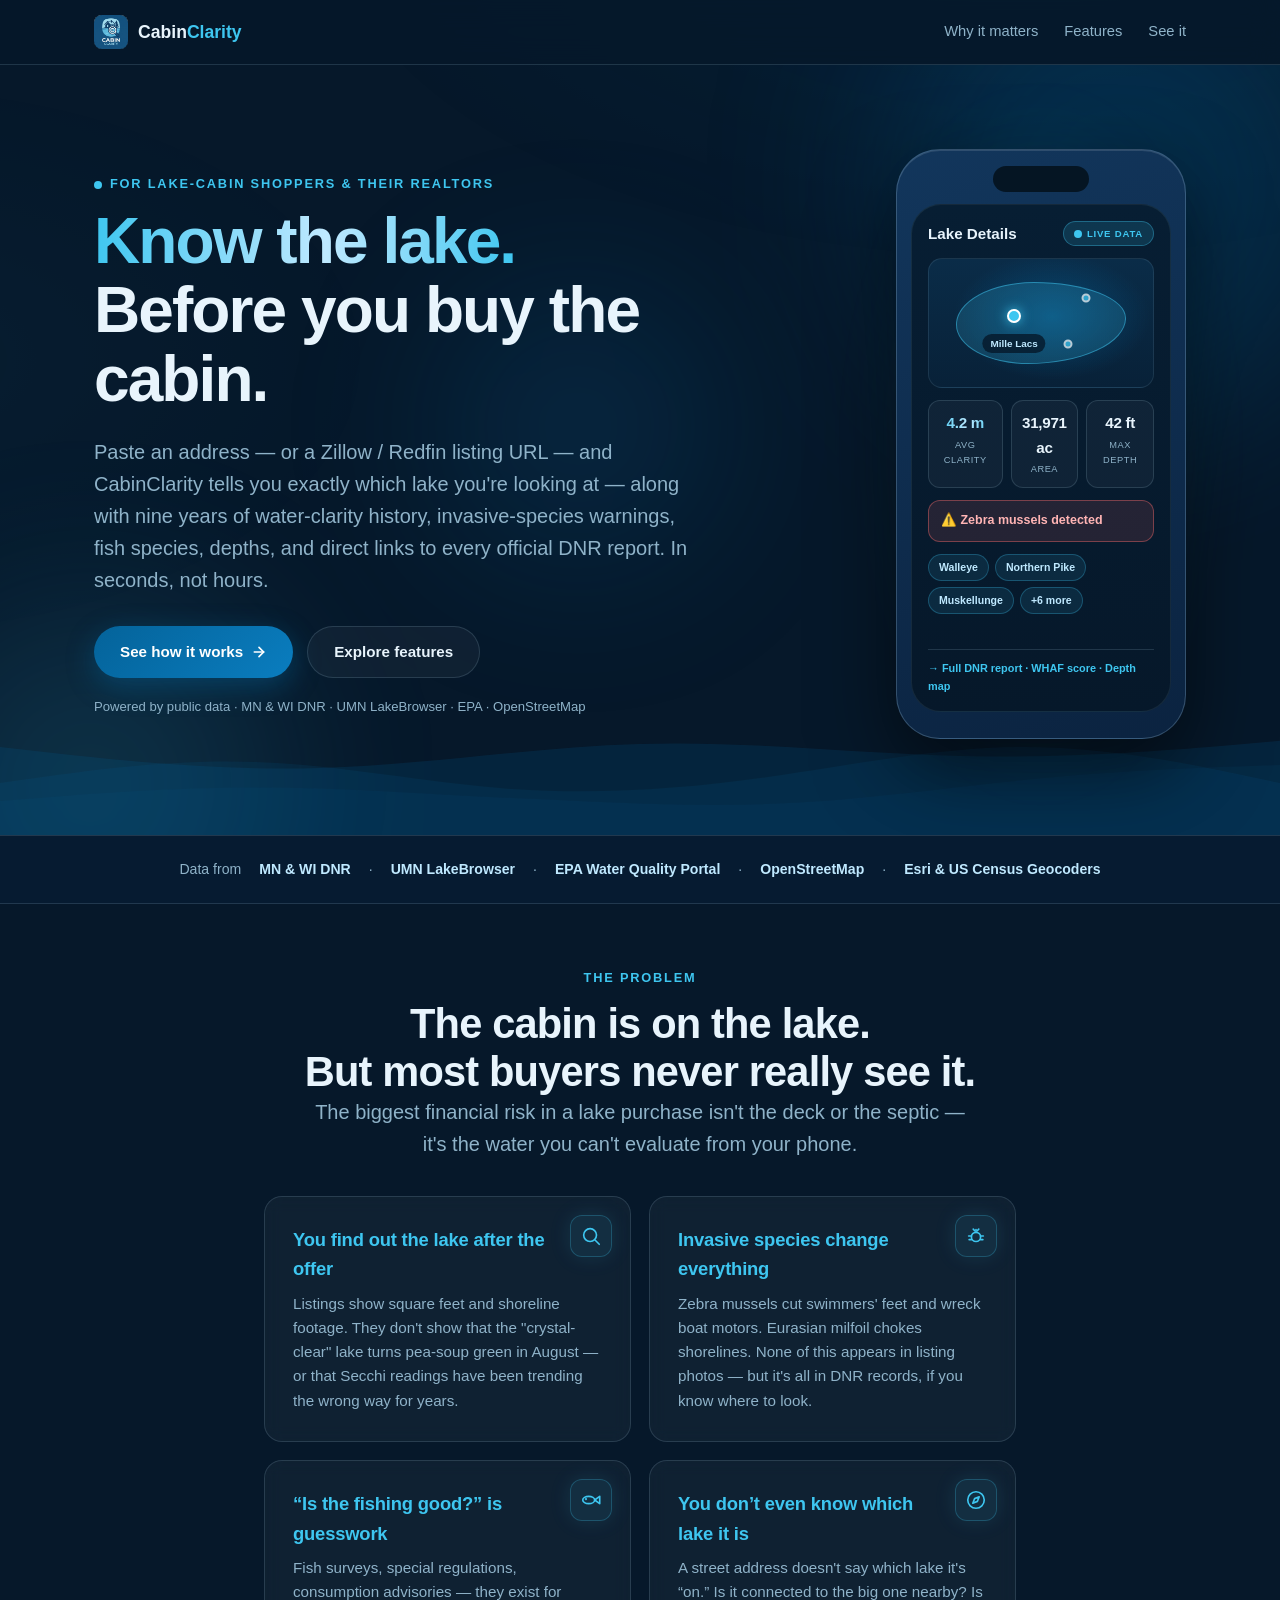
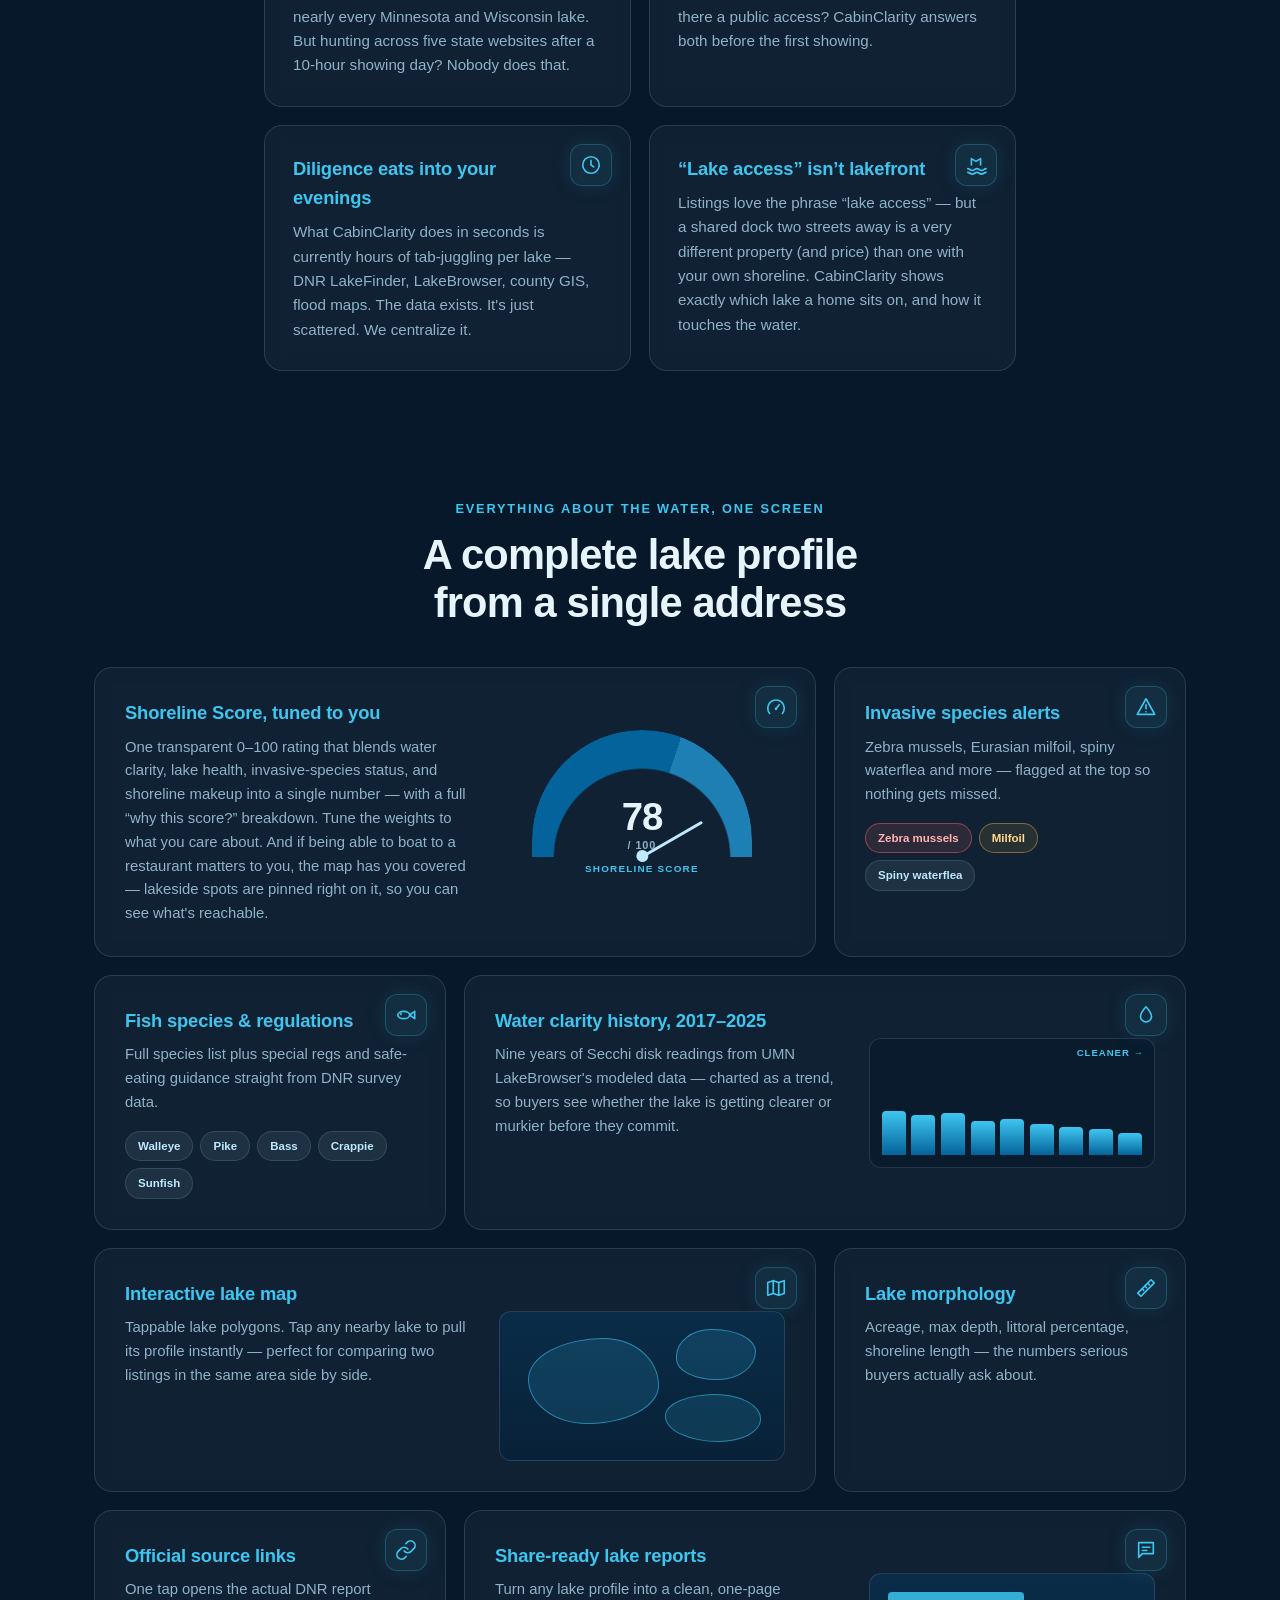
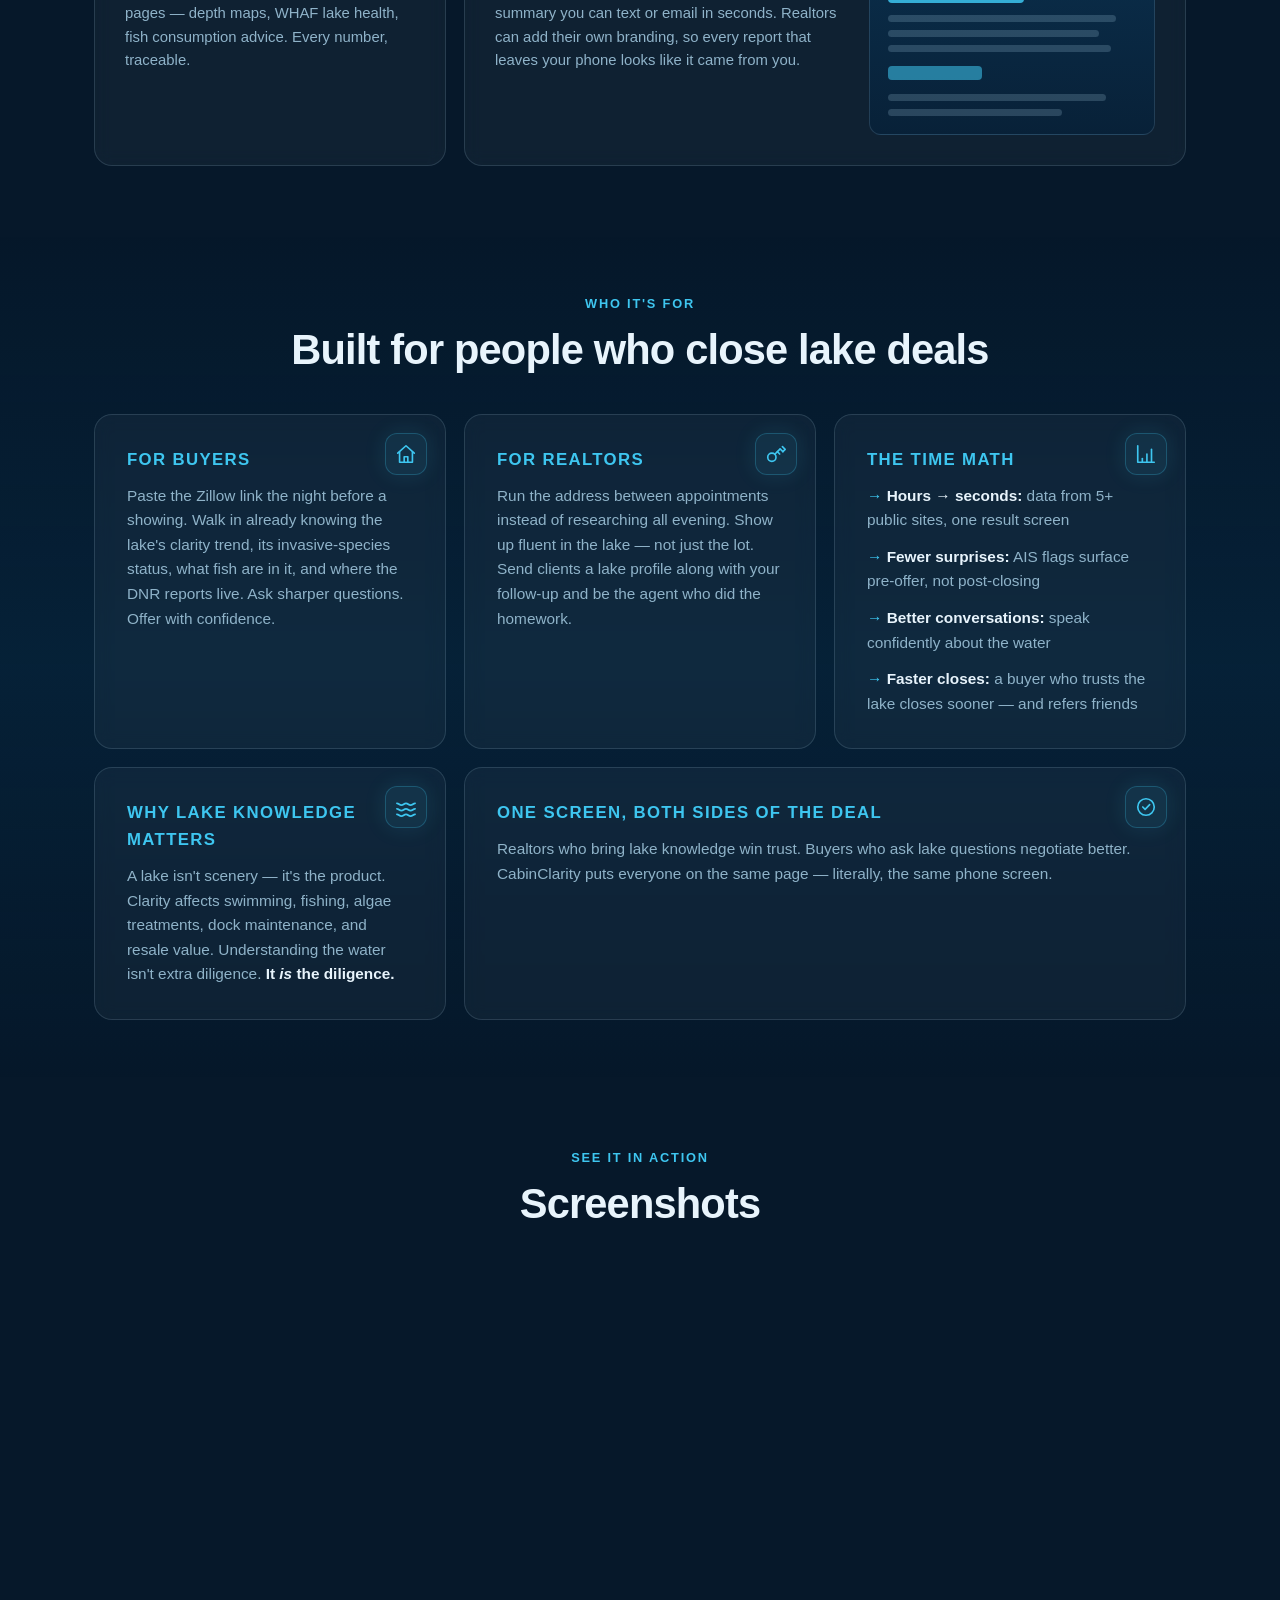
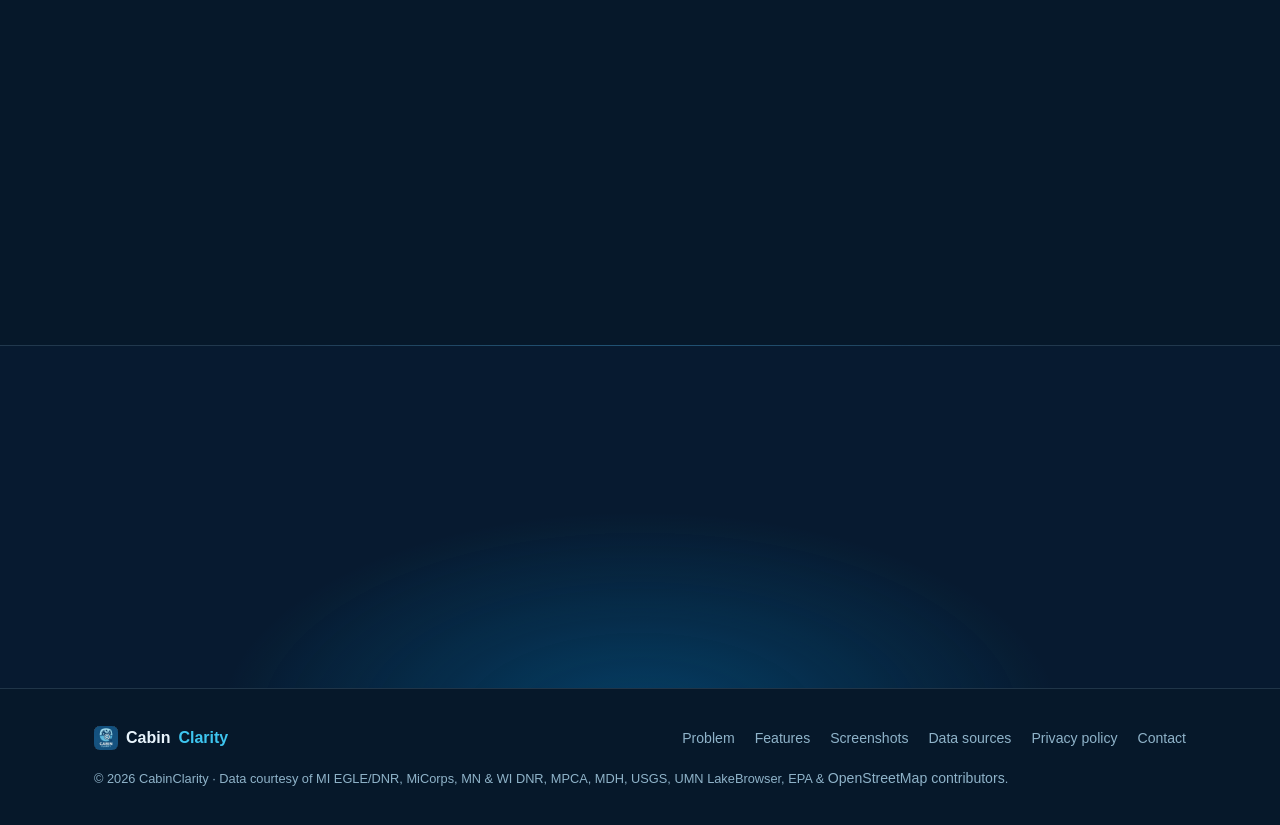
<file: index.html>
<!doctype html>
<html lang="en" class="no-js">
  <head>
    <meta charset="UTF-8" />
    <meta
      name="viewport"
      content="width=device-width, initial-scale=1.0, viewport-fit=cover"
    />
    <title>CabinClarity — Know the Lake Before You Buy</title>
    <meta
      name="description"
      content="Enter an address or Zillow/Redfin listing URL and instantly see which Minnesota, Wisconsin, or Michigan lake it's on — with clarity history, invasive species alerts, fish species, depth data, and official DNR reports. Built for lake-cabin shoppers and the realtors who serve them. More states coming soon."
    />
    <meta
      property="og:title"
      content="CabinClarity — Know the Lake Before You Buy"
    />
    <meta
      property="og:description"
      content="Clarity history, invasive species, fish lists & DNR deep links for any Minnesota, Wisconsin, or Michigan lake-cabin address. In seconds."
    />
    <meta property="og:type" content="website" />
    <meta property="og:url" content="https://www.cabinclarity.app/" />
    <meta
      property="og:image"
      content="https://www.cabinclarity.app/assets/icon.png"
    />
    <meta property="og:image:width" content="192" />
    <meta property="og:image:height" content="192" />
    <meta property="og:locale" content="en_US" />
    <meta property="og:site_name" content="CabinClarity" />
    <meta name="twitter:card" content="summary" />
    <meta name="twitter:image" content="https://www.cabinclarity.app/assets/icon.png" />
    <link rel="canonical" href="https://www.cabinclarity.app/" />
    <link rel="icon" href="assets/favicon.png" type="image/png" />
    <link rel="apple-touch-icon" href="assets/icon.png" />
    <link rel="stylesheet" href="style.css" />
    <script type="application/ld+json">
      {
        "@context": "https://schema.org",
        "@type": "SoftwareApplication",
        "name": "CabinClarity",
        "operatingSystem": "iOS, Android",
        "url": "https://www.cabinclarity.app",
        "applicationCategory": "TravelApplication",
        "description": "Know the lake before you buy. Enter a listing address or URL and instantly get water-clarity history, invasive-species alerts, fish species, and official DNR data for that lake. Covers Minnesota and Wisconsin lakes.",
        "offers": { "@type": "Offer", "price": "0", "priceCurrency": "USD" }
      }
    </script>
  </head>
  <body>
    <div class="noise" aria-hidden="true"></div>

    <!-- ===== NAV ===== -->
    <header class="nav reveal">
      <div class="nav-inner container">
        <a class="brand" href="#top" aria-label="CabinClarity home">
          <img
            src="assets/icon.png"
            alt=""
            width="34"
            height="34"
            class="brand-icon"
          />
          <span>Cabin<b>Clarity</b></span>
        </a>
        <nav aria-label="Primary">
          <a href="#problem">Why it matters</a>
          <a href="#features">Features</a>
          <a href="#screens">See it</a>
        </nav>
      </div>
    </header>

    <main id="top">
      <!-- ===== HERO ===== -->
      <section class="hero">
        <div class="hero-bg" aria-hidden="true">
          <div class="orb orb-a"></div>
          <div class="orb orb-b"></div>
          <div class="orb orb-c"></div>
          <svg class="waves" viewBox="0 0 1440 320" preserveAspectRatio="none">
            <path
              fill="#04639A"
              fill-opacity="0.22"
              d="M0,160L60,170.7C120,181,240,203,360,197.3C480,192,600,160,720,154.7C840,149,960,171,1080,176C1200,181,1320,165,1380,157.3L1440,149L1440,320L0,320Z"
            ></path>
            <path
              fill="#04639A"
              fill-opacity="0.16"
              d="M0,224L48,213.3C96,203,192,181,288,186.7C384,192,480,224,576,234.7C672,245,768,235,864,213.3C960,192,1056,160,1152,160C1248,160,1344,192,1392,208L1440,224L1440,320L0,320Z"
            ></path>
            <path
              fill="#04639A"
              fill-opacity="0.10"
              d="M0,256L48,250C96,244,192,232,288,232C384,232,480,244,576,250.7C672,257,768,267,864,261.3C960,256,1056,234,1152,218.7C1248,203,1344,197,1392,194.7L1440,192L1440,320L0,320Z"
            ></path>
          </svg>
        </div>

        <div class="container hero-grid">
          <div class="hero-copy">
            <p class="eyebrow reveal">
              <span class="pulse-dot"></span> For lake-cabin shoppers &amp;
              their realtors
            </p>
            <h1 class="reveal">
              <span class="gradient-text">Know the lake.</span><br />Before you
              buy the cabin.
            </h1>
            <p class="lede reveal">
              Paste an address — or a Zillow / Redfin listing URL — and
              CabinClarity tells you exactly which lake you're looking at —
              along with nine years of water-clarity history, invasive-species
              warnings, fish species, depths, and direct links to every official
              DNR report. In seconds, not hours.
            </p>
            <div class="cta-row reveal">
              <a class="btn btn-primary" href="#screens">
                See how it works
                <svg
                  width="16"
                  height="16"
                  viewBox="0 0 24 24"
                  fill="none"
                  stroke="currentColor"
                  stroke-width="2.5"
                  stroke-linecap="round"
                  stroke-linejoin="round"
                >
                  <path d="M5 12h14"></path>
                  <path d="m12 5 7 7-7 7"></path>
                </svg>
              </a>
              <a class="btn btn-ghost" href="#features">Explore features</a>
            </div>
            <p class="micro reveal">
              Powered by public data · MN &amp; WI DNR · UMN LakeBrowser · EPA · OpenStreetMap
            </p>
          </div>

          <!-- CSS-only phone mockup -->
          <div class="phone-wrap reveal">
            <div
              class="phone"
              role="img"
              aria-label="CabinClarity app showing lake details for Mille Lacs Lake"
            >
              <div class="phone-notch"></div>
              <div class="phone-screen">
                <div class="app-header">
                  <span class="app-title">Lake Details</span>
                  <span class="chip chip-live"
                    ><span class="pulse-dot"></span> LIVE DATA</span
                  >
                </div>
                <div class="map-strip" aria-hidden="true">
                  <div class="lake-shape"></div>
                  <div class="pin" style="--x: 38%; --y: 44%"></div>
                  <div class="pin small" style="--x: 70%; --y: 30%"></div>
                  <div class="pin small" style="--x: 62%; --y: 66%"></div>
                  <div class="map-label" style="--x: 38%; --y: 58%">
                    Mille Lacs
                  </div>
                </div>
                <div class="stat-row">
                  <div class="stat">
                    <span class="stat-num gradient-text">4.2 m</span>
                    <span class="stat-label">avg clarity</span>
                  </div>
                  <div class="stat">
                    <span class="stat-num">31,971 ac</span>
                    <span class="stat-label">area</span>
                  </div>
                  <div class="stat">
                    <span class="stat-num">42 ft</span>
                    <span class="stat-label">max depth</span>
                  </div>
                </div>
                <div class="alert-card">⚠️ Zebra mussels detected</div>
                <div class="fish-chips">
                  <span>Walleye</span><span>Northern Pike</span
                  ><span>Muskellunge</span><span>+6 more</span>
                </div>
                <div class="app-footer-link">
                  → Full DNR report · WHAF score · Depth map
                </div>
              </div>
            </div>
            <div class="phone-glow" aria-hidden="true"></div>
          </div>
        </div>
      </section>

      <!-- ===== DATA SOURCES STRIP ===== -->
      <section class="proof reveal">
        <div class="container proof-inner">
          <span>Data from</span>
          <strong>MN &amp; WI DNR</strong>
          <span>·</span>
          <strong>UMN LakeBrowser</strong>
          <span>·</span>
          <strong>EPA Water Quality Portal</strong>
          <span>·</span>
          <strong>OpenStreetMap</strong>
          <span>·</span>
          <strong>Esri &amp; US Census Geocoders</strong>
        </div>
      </section>

      <!-- ===== PROBLEM ===== -->
      <section id="problem" class="section problem">
        <div class="container narrow">
          <p class="eyebrow center reveal">The problem</p>
          <h2 class="center reveal">
            The cabin is on the lake.<br />But most buyers never really see it.
          </h2>
          <p class="center lede reveal">
            The biggest financial risk in a lake purchase isn't the deck or the
            septic — it's the water you can't evaluate from your phone.
          </p>

          <div class="risk-list">
            <article class="risk-card glass reveal">
              <span class="risk-icon" aria-hidden="true"
                ><svg
                  viewBox="0 0 24 24"
                  fill="none"
                  stroke="currentColor"
                  stroke-width="1.8"
                  stroke-linecap="round"
                  stroke-linejoin="round"
                >
                  <circle cx="11" cy="11" r="7"></circle>
                  <path d="m21 21-4.35-4.35"></path></svg
              ></span>
              <h3>You find out the lake after the offer</h3>
              <p>
                Listings show square feet and shoreline footage. They don't show
                that the "crystal-clear" lake turns pea-soup green in August —
                or that Secchi readings have been trending the wrong way for
                years.
              </p>
            </article>
            <article class="risk-card glass reveal">
              <span class="risk-icon" aria-hidden="true"
                ><svg
                  viewBox="0 0 24 24"
                  fill="none"
                  stroke="currentColor"
                  stroke-width="1.8"
                  stroke-linecap="round"
                  stroke-linejoin="round"
                >
                  <circle cx="12" cy="13" r="5"></circle>
                  <path d="M12 8V5"></path>
                  <path d="m9 4.5 1.6 1.8"></path>
                  <path d="M15 4.5 13.4 6.3"></path>
                  <path d="M7 12H4"></path>
                  <path d="M7 16H4.5"></path>
                  <path d="M17 12h3"></path>
                  <path d="M17 16h2.5"></path></svg
              ></span>
              <h3>Invasive species change everything</h3>
              <p>
                Zebra mussels cut swimmers' feet and wreck boat motors. Eurasian
                milfoil chokes shorelines. None of this appears in listing
                photos — but it's all in DNR records, if you know where to look.
              </p>
            </article>
            <article class="risk-card glass reveal">
              <span class="risk-icon" aria-hidden="true"
                ><svg
                  viewBox="0 0 24 24"
                  fill="none"
                  stroke="currentColor"
                  stroke-width="1.8"
                  stroke-linecap="round"
                  stroke-linejoin="round"
                >
                  <ellipse cx="9.5" cy="12" rx="6.5" ry="4"></ellipse>
                  <path d="m16 12 5.5-4v8z"></path>
                  <circle cx="6.5" cy="11" r="0.4"></circle></svg
              ></span>
              <h3>“Is the fishing good?” is guesswork</h3>
              <p>
                Fish surveys, special regulations, consumption advisories — they
                exist for nearly every Minnesota and Wisconsin lake. But hunting
                across five state websites after a 10-hour showing day? Nobody
                does that.
              </p>
            </article>
            <article class="risk-card glass reveal">
              <span class="risk-icon" aria-hidden="true"
                ><svg
                  viewBox="0 0 24 24"
                  fill="none"
                  stroke="currentColor"
                  stroke-width="1.8"
                  stroke-linecap="round"
                  stroke-linejoin="round"
                >
                  <circle cx="12" cy="12" r="9"></circle>
                  <path d="m15.5 8.5-2 5-5 2 2-5z"></path></svg
              ></span>
              <h3>You don’t even know which lake it is</h3>
              <p>
                A street address doesn't say which lake it's “on.” Is it
                connected to the big one nearby? Is there a public access?
                CabinClarity answers both before the first showing.
              </p>
            </article>
            <article class="risk-card glass reveal">
              <span class="risk-icon" aria-hidden="true"
                ><svg
                  viewBox="0 0 24 24"
                  fill="none"
                  stroke="currentColor"
                  stroke-width="1.8"
                  stroke-linecap="round"
                  stroke-linejoin="round"
                >
                  <circle cx="12" cy="12" r="9"></circle>
                  <path d="M12 7v5l3 2"></path></svg
              ></span>
              <h3>Diligence eats into your evenings</h3>
              <p>
                What CabinClarity does in seconds is currently hours of
                tab-juggling per lake — DNR LakeFinder, LakeBrowser, county GIS,
                flood maps. The data exists. It's just scattered. We centralize
                it.
              </p>
            </article>

            <article class="risk-card glass reveal">
              <span class="risk-icon" aria-hidden="true"
                ><svg
                  viewBox="0 0 24 24"
                  fill="none"
                  stroke="currentColor"
                  stroke-width="1.8"
                  stroke-linecap="round"
                  stroke-linejoin="round"
                >
                  <path
                    d="M3 16c2.5 0 2.5 2 5 2s2.5-2 5-2 2.5 2 5 2 2.5-2 5-2"
                  ></path>
                  <path
                    d="M3 20c2.5 0 2.5 2 5 2s2.5-2 5-2 2.5 2 5 2 2.5-2 5-2"
                  ></path>
                  <path d="M7 12V5l5 3 5-3v7"></path>
                </svg>
              </span>
              <h3>“Lake access” isn’t lakefront</h3>
              <p>
                Listings love the phrase “lake access” — but a shared dock two
                streets away is a very different property (and price) than one
                with your own shoreline. CabinClarity shows exactly which lake a
                home sits on, and how it touches the water.
              </p>
            </article>
          </div>
        </div>
      </section>

      <!-- ===== FEATURES BENTO ===== -->
      <section id="features" class="section features">
        <div class="container">
          <p class="eyebrow center reveal">
            Everything about the water, one screen
          </p>
          <h2 class="center reveal">
            A complete lake profile<br />from a single address
          </h2>

          <div class="bento">
            <article class="bento-item wide glass reveal">
              <div class="bento-content">
                <span class="bento-icon" aria-hidden="true"
                  ><svg
                    viewBox="0 0 24 24"
                    fill="none"
                    stroke="currentColor"
                    stroke-width="1.8"
                    stroke-linecap="round"
                    stroke-linejoin="round"
                  >
                    <path d="M5 19a9 9 0 1 1 14 0"></path>
                    <path d="m12 14 3.5-4.5"></path>
                    <circle cx="12" cy="14" r="0.6"></circle></svg
                ></span>
                <h3>Shoreline Score, tuned to you</h3>
                <p>
                  One transparent 0–100 rating that blends water clarity, lake
                  health, invasive-species status, and shoreline makeup into a
                  single number — with a full “why this score?” breakdown. Tune
                  the weights to what you care about. And if being able to boat
                  to a restaurant matters to you, the map has you covered —
                  lakeside spots are pinned right on it, so you can see what's
                  reachable.
                </p>
              </div>
              <div
                class="gauge"
                role="img"
                aria-label="Example Shoreline Score gauge showing 78 out of 100"
              >
                <div class="gauge-arc"></div>
                <div class="gauge-needle"></div>
                <div class="gauge-readout"><b>78</b><span>/ 100</span></div>
                <em>Shoreline Score</em>
              </div>
            </article>

            <article class="bento-item glass reveal">
              <span class="bento-icon" aria-hidden="true"
                ><svg
                  viewBox="0 0 24 24"
                  fill="none"
                  stroke="currentColor"
                  stroke-width="1.8"
                  stroke-linecap="round"
                  stroke-linejoin="round"
                >
                  <path d="M12 3 2.5 20h19L12 3z"></path>
                  <path d="M12 9.5V14"></path>
                  <path d="M12 17.2h.01"></path></svg
              ></span>
              <h3>Invasive species alerts</h3>
              <p>
                Zebra mussels, Eurasian milfoil, spiny waterflea and more —
                flagged at the top so nothing gets missed.
              </p>
              <ul class="taglist" aria-hidden="true">
                <li class="danger">Zebra mussels</li>
                <li class="warn">Milfoil</li>
                <li>Spiny waterflea</li>
              </ul>
            </article>

            <article class="bento-item glass reveal">
              <span class="bento-icon" aria-hidden="true"
                ><svg
                  viewBox="0 0 24 24"
                  fill="none"
                  stroke="currentColor"
                  stroke-width="1.8"
                  stroke-linecap="round"
                  stroke-linejoin="round"
                >
                  <ellipse cx="9.5" cy="12" rx="6.5" ry="4"></ellipse>
                  <path d="m16 12 5.5-4v8z"></path>
                  <circle cx="6.5" cy="11" r="0.4"></circle></svg
              ></span>
              <h3>Fish species &amp; regulations</h3>
              <p>
                Full species list plus special regs and safe-eating guidance
                straight from DNR survey data.
              </p>
              <ul class="taglist" aria-hidden="true">
                <li>Walleye</li>
                <li>Pike</li>
                <li>Bass</li>
                <li>Crappie</li>
                <li>Sunfish</li>
              </ul>
            </article>

            <article class="bento-item wide glass reveal">
              <div class="bento-content">
                <span class="bento-icon" aria-hidden="true"
                  ><svg
                    viewBox="0 0 24 24"
                    fill="none"
                    stroke="currentColor"
                    stroke-width="1.8"
                    stroke-linecap="round"
                    stroke-linejoin="round"
                  >
                    <path
                      d="M12 3s6 6.6 6 10.5a6 6 0 0 1-12 0C6 9.6 12 3 12 3z"
                    ></path></svg
                ></span>
                <h3>Water clarity history, 2017–2025</h3>
                <p>
                  Nine years of Secchi disk readings from UMN LakeBrowser's
                  modeled data — charted as a trend, so buyers see whether the
                  lake is getting clearer or murkier before they commit.
                </p>
              </div>
              <div
                class="chart"
                role="img"
                aria-label="Example water clarity trend improving year over year"
              >
                <span style="--v: 42%"></span><span style="--v: 38%"></span
                ><span style="--v: 40%"></span><span style="--v: 33%"></span
                ><span style="--v: 35%"></span><span style="--v: 30%"></span
                ><span style="--v: 27%"></span><span style="--v: 25%"></span
                ><span style="--v: 21%"></span>
                <em>Cleaner →</em>
              </div>
            </article>

            <article class="bento-item wide glass reveal">
              <div class="bento-content">
                <span class="bento-icon" aria-hidden="true"
                  ><svg
                    viewBox="0 0 24 24"
                    fill="none"
                    stroke="currentColor"
                    stroke-width="1.8"
                    stroke-linecap="round"
                    stroke-linejoin="round"
                  >
                    <path d="M9 4 3 6v14l6-2 6 2 6-2V4l-6 2-6-2z"></path>
                    <path d="M9 4v14"></path>
                    <path d="M15 6v14"></path></svg
                ></span>
                <h3>Interactive lake map</h3>
                <p>
                  Tappable lake polygons. Tap any nearby lake to pull its
                  profile instantly — perfect for comparing two listings in the
                  same area side by side.
                </p>
              </div>
              <div class="mini-map" aria-hidden="true">
                <div class="polygon p1"></div>
                <div class="polygon p2"></div>
                <div class="polygon p3"></div>
              </div>
            </article>

            <article class="bento-item glass reveal">
              <span class="bento-icon" aria-hidden="true"
                ><svg
                  viewBox="0 0 24 24"
                  fill="none"
                  stroke="currentColor"
                  stroke-width="1.8"
                  stroke-linecap="round"
                  stroke-linejoin="round"
                >
                  <path d="M3 17.5 17.5 3 21 6.5 6.5 21z"></path>
                  <path d="m8 13 1.5 1.5"></path>
                  <path d="m11 10 1.5 1.5"></path>
                  <path d="m14 7 1.5 1.5"></path></svg
              ></span>
              <h3>Lake morphology</h3>
              <p>
                Acreage, max depth, littoral percentage, shoreline length — the
                numbers serious buyers actually ask about.
              </p>
            </article>

            <article class="bento-item solo glass reveal">
              <span class="bento-icon" aria-hidden="true"
                ><svg
                  viewBox="0 0 24 24"
                  fill="none"
                  stroke="currentColor"
                  stroke-width="1.8"
                  stroke-linecap="round"
                  stroke-linejoin="round"
                >
                  <path
                    d="M10 13a5 5 0 0 0 7.54.54l3-3a5 5 0 0 0-7.07-7.07l-1.72 1.71"
                  ></path>
                  <path
                    d="M14 11a5 5 0 0 0-7.54-.54l-3 3a5 5 0 0 0 7.07 7.07l1.71-1.71"
                  ></path></svg
              ></span>
              <h3>Official source links</h3>
              <p>
                One tap opens the actual DNR report pages — depth maps, WHAF
                lake health, fish consumption advice. Every number, traceable.
              </p>
            </article>

            <article class="bento-item wide glass reveal">
              <div class="bento-content">
                <span class="bento-icon" aria-hidden="true"
                  ><svg
                    viewBox="0 0 24 24"
                    fill="none"
                    stroke="currentColor"
                    stroke-width="1.8"
                    stroke-linecap="round"
                    stroke-linejoin="round"
                  >
                    <path d="M4 4h16v12H8l-4 4V4z"></path>
                    <path d="M8 9h8"></path>
                    <path d="M8 12.5h5"></path></svg
                ></span>
                <h3>Share-ready lake reports</h3>
                <p>
                  Turn any lake profile into a clean, one-page summary you can
                  text or email in seconds. Realtors can add their own branding,
                  so every report that leaves your phone looks like it came from
                  you.
                </p>
              </div>
              <div class="mini-doc" aria-hidden="true">
                <i class="doc-title"></i>
                <i></i><i></i><i></i>
                <i class="doc-score"></i>
                <i></i><i></i>
              </div>
            </article>
          </div>
        </div>
      </section>

      <!-- ===== AUDIENCE / TIME SAVED ===== -->
      <section class="section audience">
        <div class="container">
          <p class="eyebrow center reveal">Who it's for</p>
          <h2 class="center reveal">Built for people who close lake deals</h2>

          <div class="audience-grid">
            <article class="glass audience-card reveal">
              <span class="big-emoji" aria-hidden="true"
                ><svg
                  viewBox="0 0 24 24"
                  fill="none"
                  stroke="currentColor"
                  stroke-width="1.8"
                  stroke-linecap="round"
                  stroke-linejoin="round"
                >
                  <path d="m3 11 9-8 9 8"></path>
                  <path d="M5 9.5V21h14V9.5"></path>
                  <path d="M10 21v-6h4v6"></path></svg
              ></span>
              <h3>For Buyers</h3>
              <p>
                Paste the Zillow link the night before a showing. Walk in
                already knowing the lake's clarity trend, its invasive-species
                status, what fish are in it, and where the DNR reports live. Ask
                sharper questions. Offer with confidence.
              </p>
            </article>
            <article class="glass audience-card reveal">
              <span class="big-emoji" aria-hidden="true"
                ><svg
                  viewBox="0 0 24 24"
                  fill="none"
                  stroke="currentColor"
                  stroke-width="1.8"
                  stroke-linecap="round"
                  stroke-linejoin="round"
                >
                  <circle cx="7.5" cy="15.5" r="4.5"></circle>
                  <path d="m10.7 12.3 5.3-5.3"></path>
                  <path d="m13.5 9.5 2.5 2.5"></path>
                  <path d="m16.5 6.5 3 3"></path>
                  <path d="M19.5 9.5 22 7l-3-3"></path></svg
              ></span>
              <h3>For Realtors</h3>
              <p>
                Run the address between appointments instead of researching all
                evening. Show up fluent in the lake — not just the lot. Send
                clients a lake profile along with your follow-up and be the
                agent who did the homework.
              </p>
            </article>
            <article class="glass audience-card reveal">
              <span class="big-emoji" aria-hidden="true"
                ><svg
                  viewBox="0 0 24 24"
                  fill="none"
                  stroke="currentColor"
                  stroke-width="1.8"
                  stroke-linecap="round"
                  stroke-linejoin="round"
                >
                  <path d="M3 3v18h18"></path>
                  <path d="M8 17v4"></path>
                  <path d="M13 12v9"></path>
                  <path d="M18 7v14"></path></svg
              ></span>
              <h3>The time math</h3>
              <ul>
                <li>
                  <b>Hours → seconds:</b> data from 5+ public sites, one result
                  screen
                </li>
                <li>
                  <b>Fewer surprises:</b> AIS flags surface pre-offer, not
                  post-closing
                </li>
                <li>
                  <b>Better conversations:</b> speak confidently about the water
                </li>
                <li>
                  <b>Faster closes:</b> a buyer who trusts the lake closes
                  sooner — and refers friends
                </li>
              </ul>
            </article>
            <article class="glass audience-card reveal">
              <span class="big-emoji" aria-hidden="true"
                ><svg
                  viewBox="0 0 24 24"
                  fill="none"
                  stroke="currentColor"
                  stroke-width="1.8"
                  stroke-linecap="round"
                  stroke-linejoin="round"
                >
                  <path
                    d="M2 8c2.5 0 2.5 2 5 2s2.5-2 5-2 2.5 2 5 2 2.5-2 5-2"
                  ></path>
                  <path
                    d="M2 14c2.5 0 2.5 2 5 2s2.5-2 5-2 2.5 2 5 2 2.5-2 5-2"
                  ></path>
                  <path
                    d="M2 20c2.5 0 2.5 2 5 2s2.5-2 5-2 2.5 2 5 2 2.5-2 5-2"
                  ></path></svg
              ></span>
              <h3>Why lake knowledge matters</h3>
              <p>
                A lake isn't scenery — it's the product. Clarity affects
                swimming, fishing, algae treatments, dock maintenance, and
                resale value. Understanding the water isn't extra diligence.
                <b>It <em>is</em> the diligence.</b>
              </p>
            </article>
            <article class="glass audience-card full reveal">
              <span class="big-emoji" aria-hidden="true"
                ><svg
                  viewBox="0 0 24 24"
                  fill="none"
                  stroke="currentColor"
                  stroke-width="1.8"
                  stroke-linecap="round"
                  stroke-linejoin="round"
                >
                  <circle cx="12" cy="12" r="9"></circle>
                  <path d="m8.5 12 2.5 2.5 5-5"></path></svg
              ></span>
              <h3>One screen, both sides of the deal</h3>
              <p>
                Realtors who bring lake knowledge win trust. Buyers who ask lake
                questions negotiate better. CabinClarity puts everyone on the
                same page — literally, the same phone screen.
              </p>
            </article>
          </div>
        </div>
      </section>

      <!-- ===== SCREENSHOTS ===== -->
      <section id="screens" class="section screens">
        <div class="container">
          <p class="eyebrow center reveal">See it in action</p>
          <h2 class="center reveal">Screenshots</h2>
          <div class="shot-grid">
            <figure class="shot glass reveal">
              <figcaption>Search by address or listing URL</figcaption>
              <div class="shot-img">
                <img src="assets/01-search.png" alt="Search by address or listing URL" loading="lazy" />
              </div>
            </figure>
            <figure class="shot glass reveal">
              <figcaption>Lake details dashboard</figcaption>
              <div class="shot-img">
                <img src="assets/02-lake-details.png" alt="Lake details dashboard" loading="lazy" />
              </div>
            </figure>
            <figure class="shot glass reveal">
              <figcaption>Map view with tappable lakes</figcaption>
              <div class="shot-img">
                <img src="assets/03-map.png" alt="Map view with tappable lakes" loading="lazy" />
              </div>
            </figure>
            <figure class="shot glass reveal">
              <figcaption>Water-clarity history</figcaption>
              <div class="shot-img">
                <img src="assets/04-clarity.png" alt="Water-clarity history" loading="lazy" />
              </div>
            </figure>
          </div>
        </div>
      </section>

      <!-- ===== FINAL CTA ===== -->
      <section class="section final-cta">
        <div class="container narrow center">
          <h2 class="reveal">
            Ready to <span class="gradient-text">know your lake?</span>
          </h2>
          <p class="lede center reveal">
            Now in early access for cabin shoppers and realtors — covering
            <strong>Minnesota and Wisconsin</strong> lakes today, with more
            states on the way.
          </p>
          <div class="cta-row center reveal">
            <a
              class="btn btn-primary btn-lg"
              href="mailto:hello@cabinclarity.app?subject=Early%20access"
              >Get early access</a
            >
            <a class="btn btn-ghost" href="mailto:hello@cabinclarity.app"
              >Contact us</a
            >
          </div>
        </div>
      </section>
    </main>

    <footer class="footer" data-footer></footer>

    <script src="script.js" defer></script>
  </body>
</html>
</file>
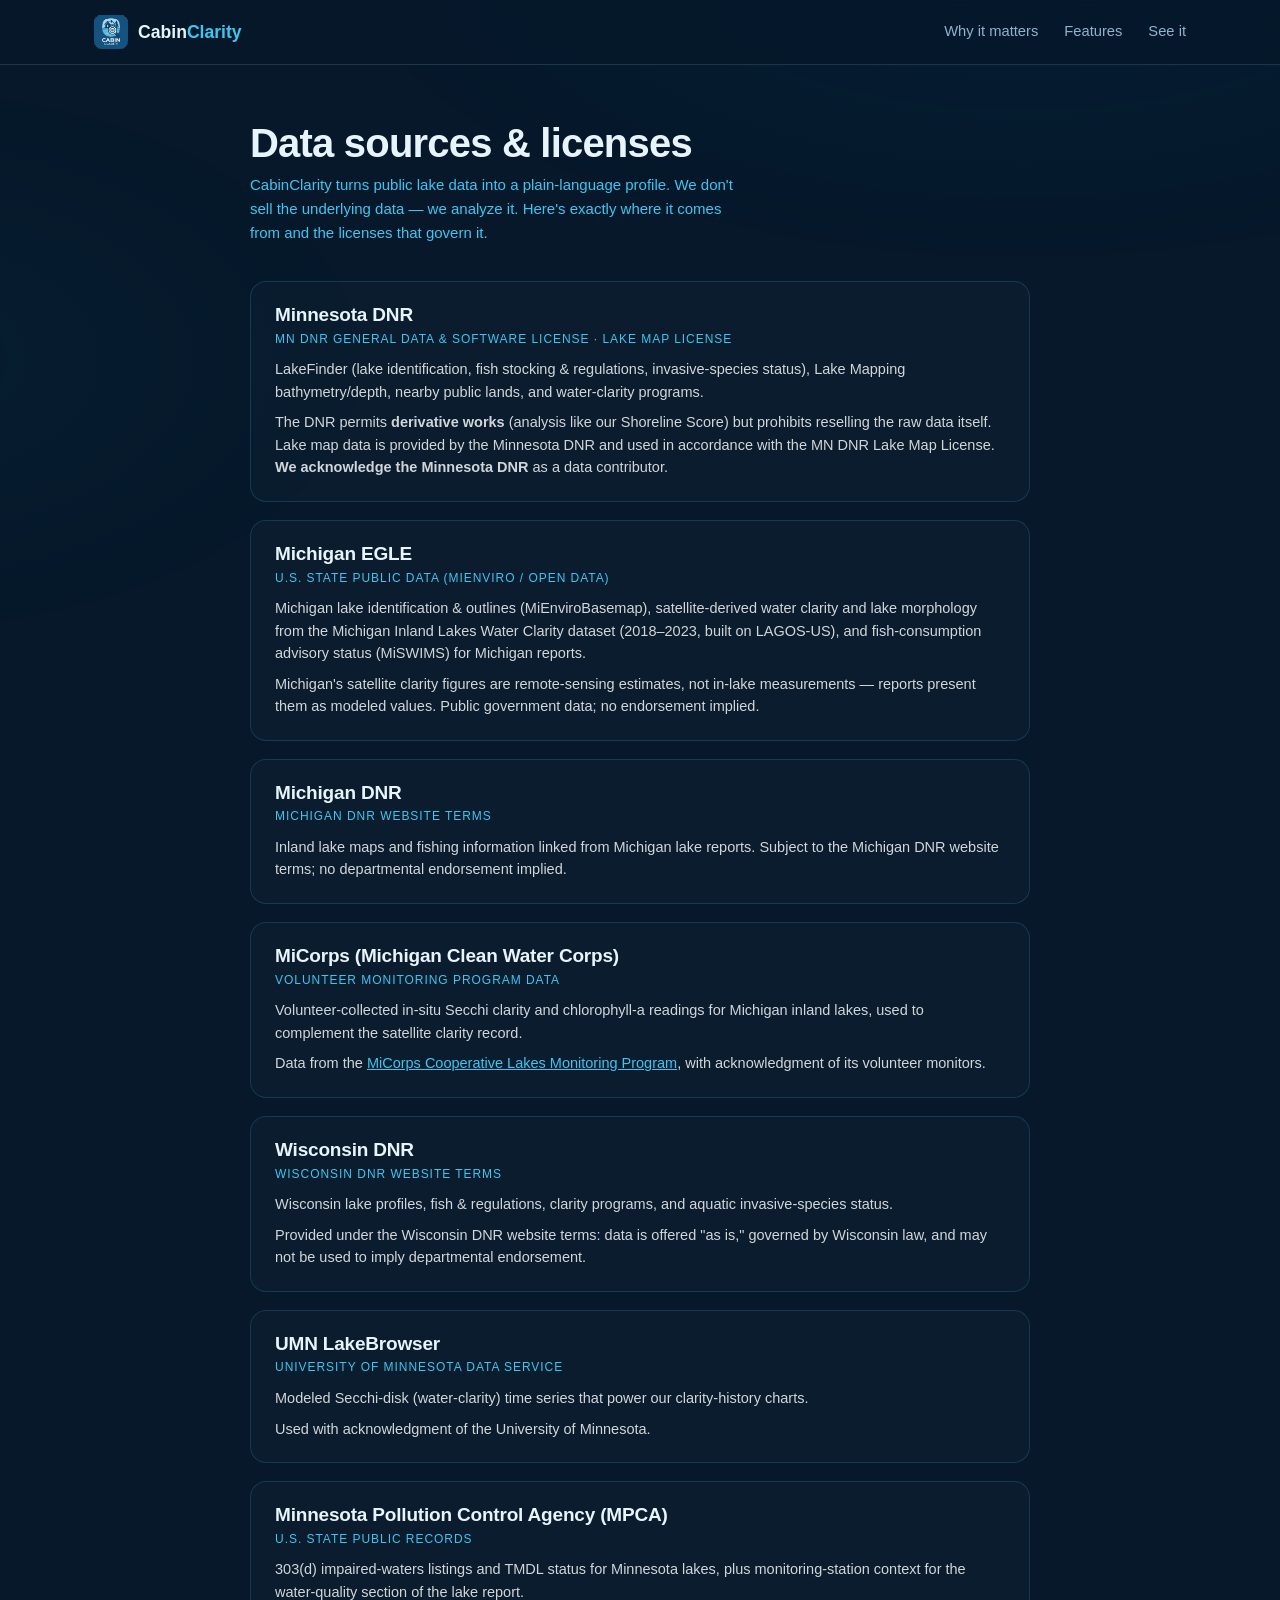
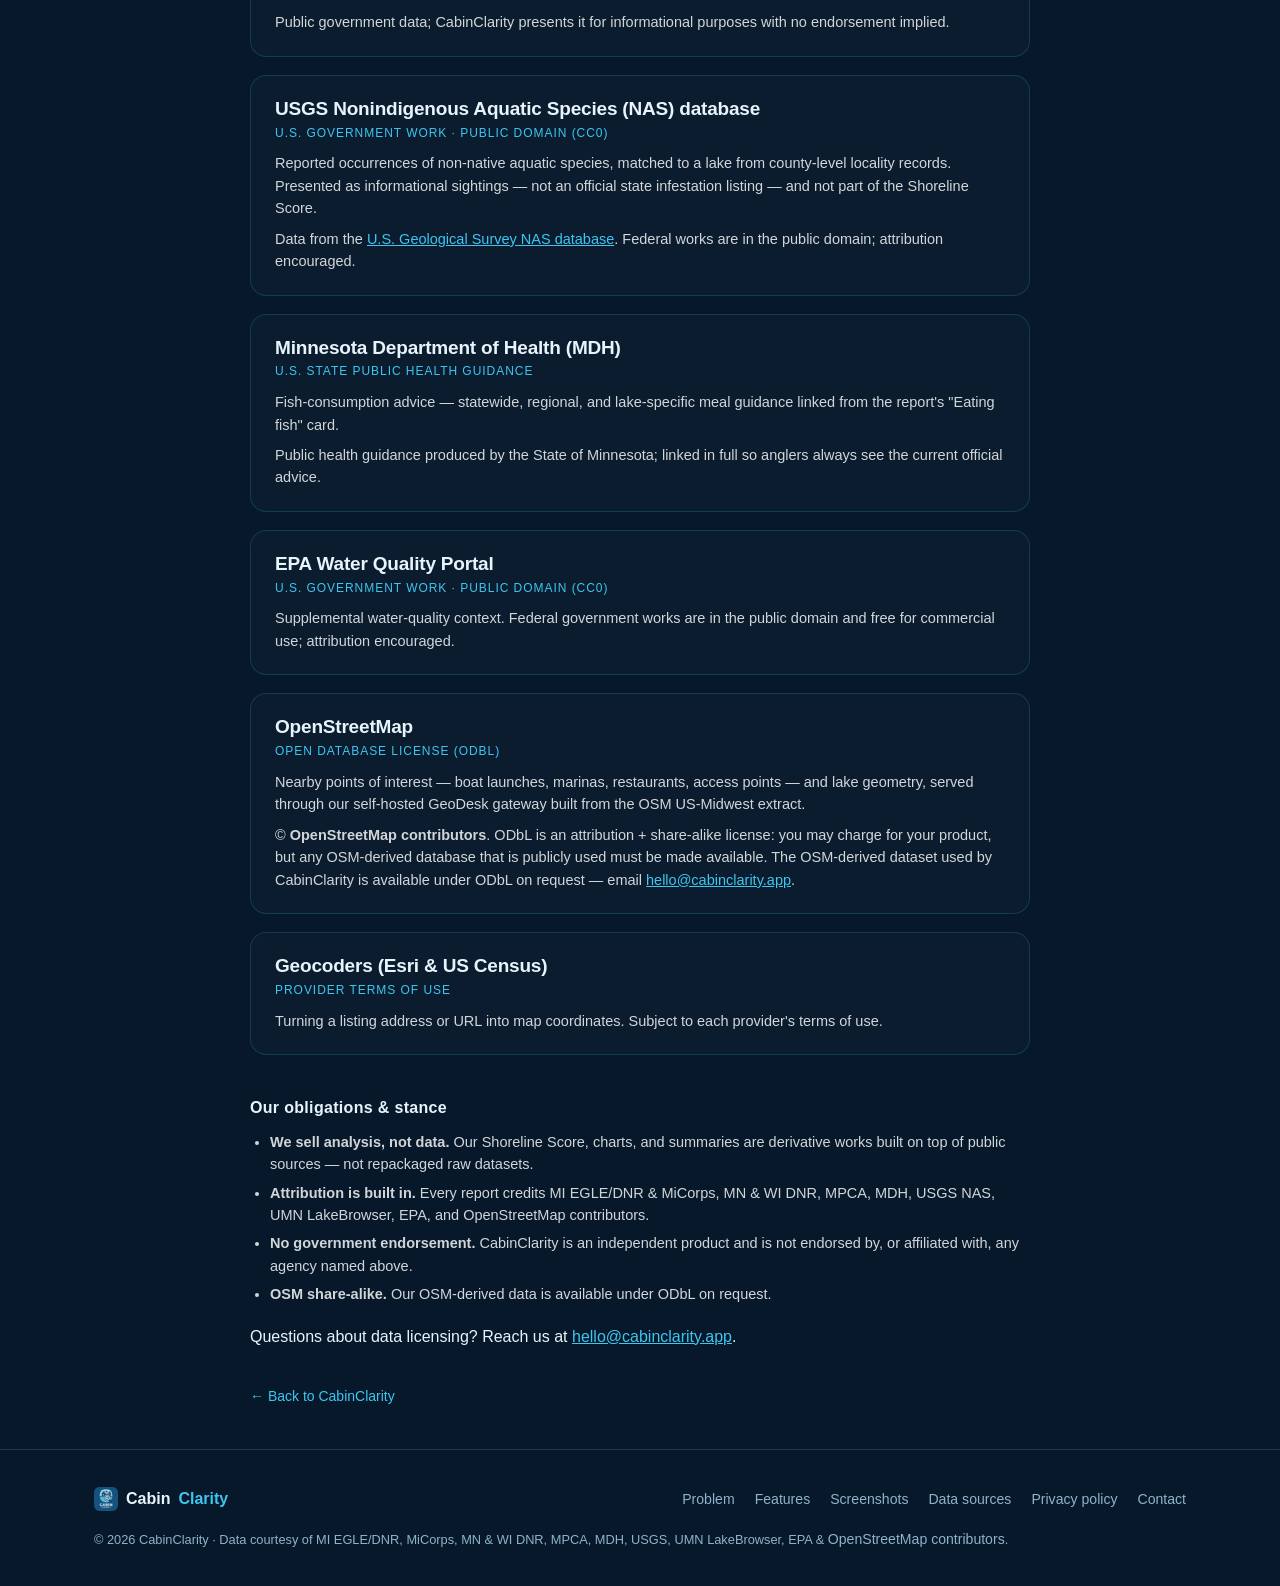
<file: data-sources.html>
<!doctype html>
<html lang="en" class="no-js">
  <head>
    <meta charset="UTF-8" />
    <meta
      name="viewport"
      content="width=device-width, initial-scale=1.0, viewport-fit=cover"
    />
    <title>Data sources &amp; licenses — CabinClarity</title>
    <meta
      name="description"
      content="Where CabinClarity gets its lake data, the licenses that govern it, and how we attribute and acknowledge each source."
    />
    <meta property="og:title" content="Data sources &amp; licenses — CabinClarity" />
    <meta
      property="og:description"
      content="Where CabinClarity gets its lake data and the licenses that govern it."
    />
    <meta property="og:type" content="website" />
    <meta property="og:url" content="https://www.cabinclarity.app/data-sources.html" />
    <meta
      property="og:image"
      content="https://www.cabinclarity.app/assets/icon.png"
    />
    <meta property="og:image:width" content="192" />
    <meta property="og:image:height" content="192" />
    <meta property="og:locale" content="en_US" />
    <meta property="og:site_name" content="CabinClarity" />
    <meta name="twitter:card" content="summary" />
    <meta name="twitter:image" content="https://www.cabinclarity.app/assets/icon.png" />
    <link rel="canonical" href="https://www.cabinclarity.app/data-sources.html" />
    <link rel="icon" href="assets/favicon.png" type="image/png" />
    <link rel="apple-touch-icon" href="assets/icon.png" />
    <link rel="stylesheet" href="style.css" />
    <style>
      .doc {
        max-width: 820px;
        margin: 0 auto;
        padding: 56px 20px 40px;
      }
      .doc h1 {
        font-size: clamp(28px, 5vw, 40px);
        line-height: 1.1;
        margin: 0 0 8px;
        letter-spacing: -0.02em;
      }
      .doc .lede {
        color: var(--cyan, #3ec6f0);
        font-size: 15px;
        margin: 0 0 36px;
      }
      .source {
        border: 1px solid rgba(62, 198, 240, 0.18);
        border-radius: 16px;
        padding: 22px 24px;
        margin: 0 0 18px;
        background: rgba(255, 255, 255, 0.02);
      }
      .source h2 {
        margin: 0 0 4px;
        font-size: 19px;
        letter-spacing: -0.01em;
      }
      .source .lic {
        font-size: 12px;
        text-transform: uppercase;
        letter-spacing: 0.08em;
        color: var(--cyan, #3ec6f0);
        margin: 0 0 10px;
      }
      .source p {
        margin: 0 0 8px;
        font-size: 14.5px;
        line-height: 1.55;
        color: rgba(255, 255, 255, 0.82);
      }
      .source p:last-child {
        margin-bottom: 0;
      }
      .doc h3 {
        margin: 40px 0 10px;
        font-size: 16px;
        letter-spacing: 0.02em;
      }
      .doc ul {
        margin: 0 0 18px;
        padding-left: 20px;
      }
      .doc li {
        font-size: 14.5px;
        line-height: 1.55;
        color: rgba(255, 255, 255, 0.82);
        margin-bottom: 6px;
      }
      .doc a {
        color: var(--cyan, #3ec6f0);
      }
      .back {
        display: inline-block;
        margin-top: 36px;
        color: var(--cyan, #3ec6f0);
        font-size: 14px;
        text-decoration: none;
      }
    </style>
  </head>
  <body>
    <div class="noise" aria-hidden="true"></div>

    <header class="nav reveal">
      <div class="nav-inner container">
        <a class="brand" href="index.html" aria-label="CabinClarity home">
          <img
            src="assets/icon.png"
            alt=""
            width="34"
            height="34"
            class="brand-icon"
          />
          <span>Cabin<b>Clarity</b></span>
        </a>
        <nav aria-label="Primary">
          <a href="index.html#problem">Why it matters</a>
          <a href="index.html#features">Features</a>
          <a href="index.html#screens">See it</a>
        </nav>
      </div>
    </header>

    <main>
      <article class="doc">
        <h1>Data sources &amp; licenses</h1>
        <p class="lede">
          CabinClarity turns public lake data into a plain-language profile. We
          don't sell the underlying data — we analyze it. Here's exactly where
          it comes from and the licenses that govern it.
        </p>

        <section class="source">
          <h2>Minnesota DNR</h2>
          <p class="lic">MN DNR General Data &amp; Software License · Lake Map License</p>
          <p>
            LakeFinder (lake identification, fish stocking &amp; regulations,
            invasive-species status), Lake Mapping bathymetry/depth, nearby
            public lands, and water-clarity programs.
          </p>
          <p>
            The DNR permits <strong>derivative works</strong> (analysis like our
            Shoreline Score) but prohibits reselling the raw data itself. Lake
            map data is provided by the Minnesota DNR and used in accordance with
            the MN DNR Lake Map License. <strong>We acknowledge the Minnesota
            DNR</strong> as a data contributor.
          </p>
        </section>

        <section class="source">
          <h2>Michigan EGLE</h2>
          <p class="lic">U.S. state public data (MiEnviro / open data)</p>
          <p>
            Michigan lake identification &amp; outlines (MiEnviroBasemap),
            satellite-derived water clarity and lake morphology from the
            Michigan Inland Lakes Water Clarity dataset (2018–2023, built on
            LAGOS-US), and fish-consumption advisory status (MiSWIMS) for
            Michigan reports.
          </p>
          <p>
            Michigan's satellite clarity figures are remote-sensing estimates,
            not in-lake measurements — reports present them as modeled values.
            Public government data; no endorsement implied.
          </p>
        </section>

        <section class="source">
          <h2>Michigan DNR</h2>
          <p class="lic">Michigan DNR website terms</p>
          <p>
            Inland lake maps and fishing information linked from Michigan lake
            reports. Subject to the Michigan DNR website terms; no
            departmental endorsement implied.
          </p>
        </section>

        <section class="source">
          <h2>MiCorps (Michigan Clean Water Corps)</h2>
          <p class="lic">Volunteer monitoring program data</p>
          <p>
            Volunteer-collected in-situ Secchi clarity and chlorophyll-a
            readings for Michigan inland lakes, used to complement the
            satellite clarity record.
          </p>
          <p>
            Data from the
            <a href="https://micorps.net/" rel="noopener">MiCorps Cooperative
            Lakes Monitoring Program</a>, with acknowledgment of its volunteer
            monitors.
          </p>
        </section>

        <section class="source">
          <h2>Wisconsin DNR</h2>
          <p class="lic">Wisconsin DNR website terms</p>
          <p>
            Wisconsin lake profiles, fish &amp; regulations, clarity programs,
            and aquatic invasive-species status.
          </p>
          <p>
            Provided under the Wisconsin DNR website terms: data is offered "as
            is," governed by Wisconsin law, and may not be used to imply
            departmental endorsement.
          </p>
        </section>

        <section class="source">
          <h2>UMN LakeBrowser</h2>
          <p class="lic">University of Minnesota data service</p>
          <p>
            Modeled Secchi-disk (water-clarity) time series that power our
            clarity-history charts.
          </p>
          <p>Used with acknowledgment of the University of Minnesota.</p>
        </section>

        <section class="source">
          <h2>Minnesota Pollution Control Agency (MPCA)</h2>
          <p class="lic">U.S. state public records</p>
          <p>
            303(d) impaired-waters listings and TMDL status for Minnesota
            lakes, plus monitoring-station context for the water-quality
            section of the lake report.
          </p>
          <p>
            Public government data; CabinClarity presents it for
            informational purposes with no endorsement implied.
          </p>
        </section>

        <section class="source">
          <h2>USGS Nonindigenous Aquatic Species (NAS) database</h2>
          <p class="lic">U.S. Government work · public domain (CC0)</p>
          <p>
            Reported occurrences of non-native aquatic species, matched to a
            lake from county-level locality records. Presented as
            informational sightings — not an official state infestation
            listing — and not part of the Shoreline Score.
          </p>
          <p>
            Data from the
            <a href="https://nas.er.usgs.gov/" rel="noopener">U.S. Geological
            Survey NAS database</a>. Federal works are in the public domain;
            attribution encouraged.
          </p>
        </section>

        <section class="source">
          <h2>Minnesota Department of Health (MDH)</h2>
          <p class="lic">U.S. state public health guidance</p>
          <p>
            Fish-consumption advice — statewide, regional, and lake-specific
            meal guidance linked from the report's "Eating fish" card.
          </p>
          <p>
            Public health guidance produced by the State of Minnesota; linked
            in full so anglers always see the current official advice.
          </p>
        </section>

        <section class="source">
          <h2>EPA Water Quality Portal</h2>
          <p class="lic">U.S. Government work · public domain (CC0)</p>
          <p>
            Supplemental water-quality context. Federal government works are in
            the public domain and free for commercial use; attribution encouraged.
          </p>
        </section>

        <section class="source">
          <h2>OpenStreetMap</h2>
          <p class="lic">Open Database License (ODbL)</p>
          <p>
            Nearby points of interest — boat launches, marinas, restaurants,
            access points — and lake geometry, served through our self-hosted
            GeoDesk gateway built from the OSM US-Midwest extract.
          </p>
          <p>
            © <strong>OpenStreetMap contributors</strong>. ODbL is an
            attribution + share-alike license: you may charge for your product,
            but any OSM-derived database that is publicly used must be made
            available. The OSM-derived dataset used by CabinClarity is available
            under ODbL on request — email
            <a href="mailto:hello@cabinclarity.app">hello@cabinclarity.app</a>.
          </p>
        </section>

        <section class="source">
          <h2>Geocoders (Esri &amp; US Census)</h2>
          <p class="lic">Provider terms of use</p>
          <p>
            Turning a listing address or URL into map coordinates. Subject to
            each provider's terms of use.
          </p>
        </section>

        <h3>Our obligations &amp; stance</h3>
        <ul>
          <li>
            <strong>We sell analysis, not data.</strong> Our Shoreline Score,
            charts, and summaries are derivative works built on top of public
            sources — not repackaged raw datasets.
          </li>
          <li>
            <strong>Attribution is built in.</strong> Every report credits
            MI EGLE/DNR &amp; MiCorps, MN &amp; WI DNR, MPCA, MDH, USGS NAS,
            UMN LakeBrowser, EPA, and OpenStreetMap contributors.
          </li>
          <li>
            <strong>No government endorsement.</strong> CabinClarity is an
            independent product and is not endorsed by, or affiliated with, any
            agency named above.
          </li>
          <li>
            <strong>OSM share-alike.</strong> Our OSM-derived data is available
            under ODbL on request.
          </li>
        </ul>

        <p>
          Questions about data licensing? Reach us at
          <a href="mailto:hello@cabinclarity.app">hello@cabinclarity.app</a>.
        </p>

        <a class="back" href="index.html">← Back to CabinClarity</a>
      </article>
    </main>

    <footer class="footer" data-footer></footer>
    <script src="script.js" defer></script>
  </body>
</html>
</file>
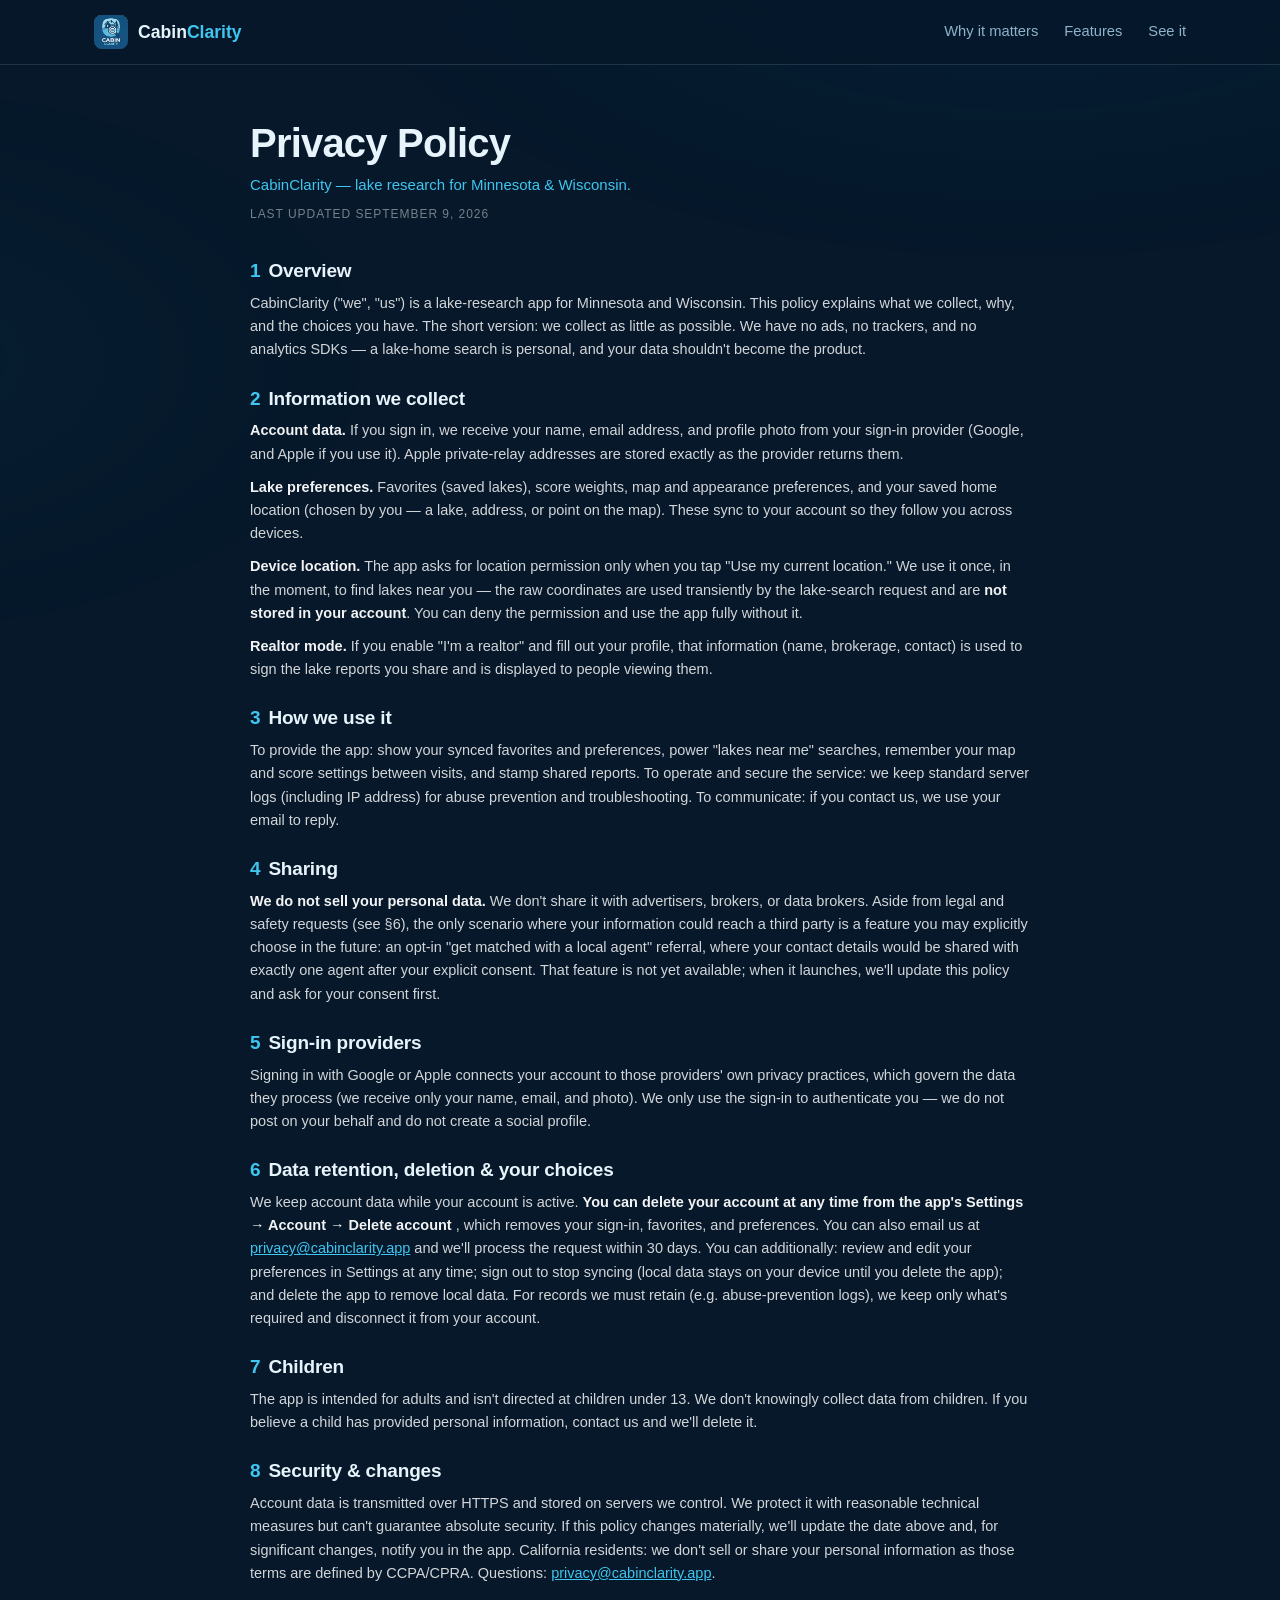
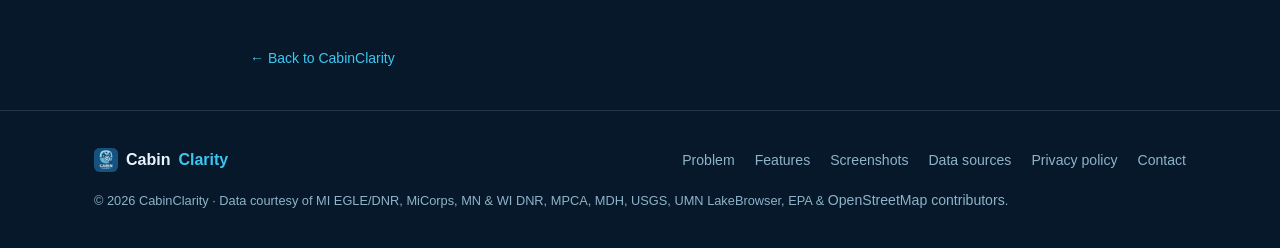
<file: privacy.html>
<!doctype html>
<html lang="en" class="no-js">
  <head>
    <meta charset="UTF-8" />
    <meta
      name="viewport"
      content="width=device-width, initial-scale=1.0, viewport-fit=cover"
    />
    <title>Privacy Policy — CabinClarity</title>
    <meta
      name="description"
      content="CabinClarity's privacy policy: what we collect (as little as possible), why, and the choices you have. No ads, no trackers, no data sales."
    />
    <meta property="og:title" content="Privacy Policy — CabinClarity" />
    <meta
      property="og:description"
      content="What we collect, why, and the choices you have. No ads, no trackers, no data sales."
    />
    <meta property="og:type" content="website" />
    <meta property="og:url" content="https://www.cabinclarity.app/privacy.html" />
    <meta
      property="og:image"
      content="https://www.cabinclarity.app/assets/icon.png"
    />
    <meta property="og:image:width" content="192" />
    <meta property="og:image:height" content="192" />
    <meta property="og:locale" content="en_US" />
    <meta property="og:site_name" content="CabinClarity" />
    <meta name="twitter:card" content="summary" />
    <meta name="twitter:image" content="https://www.cabinclarity.app/assets/icon.png" />
    <link rel="canonical" href="https://www.cabinclarity.app/privacy.html" />
    <link rel="icon" href="assets/favicon.png" type="image/png" />
    <link rel="apple-touch-icon" href="assets/icon.png" />
    <link rel="stylesheet" href="style.css" />
    <style>
      .doc {
        max-width: 820px;
        margin: 0 auto;
        padding: 56px 20px 40px;
      }
      .doc h1 {
        font-size: clamp(28px, 5vw, 40px);
        line-height: 1.1;
        margin: 0 0 8px;
        letter-spacing: -0.02em;
      }
      .doc .lede {
        color: var(--cyan, #3ec6f0);
        font-size: 15px;
        margin: 0 0 8px;
      }
      .doc .updated {
        font-size: 12px;
        text-transform: uppercase;
        letter-spacing: 0.08em;
        color: rgba(255, 255, 255, 0.45);
        margin: 0 0 36px;
      }
      .doc section {
        margin: 0 0 26px;
      }
      .doc h2 {
        margin: 0 0 10px;
        font-size: 19px;
        letter-spacing: -0.01em;
      }
      .doc h2 .num {
        color: var(--cyan, #3ec6f0);
        margin-right: 8px;
      }
      .doc p {
        margin: 0 0 10px;
        font-size: 14.5px;
        line-height: 1.6;
        color: rgba(255, 255, 255, 0.82);
      }
      .doc p:last-child {
        margin-bottom: 0;
      }
      .doc a {
        color: var(--cyan, #3ec6f0);
      }
      .doc strong {
        color: rgba(255, 255, 255, 0.95);
      }
      .back {
        display: inline-block;
        margin-top: 36px;
        color: var(--cyan, #3ec6f0);
        font-size: 14px;
        text-decoration: none;
      }
    </style>
  </head>
  <body>
    <div class="noise" aria-hidden="true"></div>

    <header class="nav reveal">
      <div class="nav-inner container">
        <a class="brand" href="index.html" aria-label="CabinClarity home">
          <img
            src="assets/icon.png"
            alt=""
            width="34"
            height="34"
            class="brand-icon"
          />
          <span>Cabin<b>Clarity</b></span>
        </a>
        <nav aria-label="Primary">
          <a href="index.html#problem">Why it matters</a>
          <a href="index.html#features">Features</a>
          <a href="index.html#screens">See it</a>
        </nav>
      </div>
    </header>

    <main>
      <article class="doc">
        <h1>Privacy Policy</h1>
        <p class="lede">CabinClarity — lake research for Minnesota &amp; Wisconsin.</p>
        <p class="updated">Last updated September 9, 2026</p>

        <section>
          <h2><span class="num">1</span>Overview</h2>
          <p>
            CabinClarity ("we", "us") is a lake-research app for Minnesota and
            Wisconsin. This policy explains what we collect, why, and the
            choices you have. The short version: we collect as little as
            possible. We have no ads, no trackers, and no analytics SDKs — a
            lake-home search is personal, and your data shouldn't become the
            product.
          </p>
        </section>

        <section>
          <h2><span class="num">2</span>Information we collect</h2>
          <p>
            <strong>Account data.</strong> If you sign in, we receive your
            name, email address, and profile photo from your sign-in provider
            (Google, and Apple if you use it). Apple private-relay addresses are
            stored exactly as the provider returns them.
          </p>
          <p>
            <strong>Lake preferences.</strong> Favorites (saved lakes), score
            weights, map and appearance preferences, and your saved home
            location (chosen by you — a lake, address, or point on the map).
            These sync to your account so they follow you across devices.
          </p>
          <p>
            <strong>Device location.</strong> The app asks for location
            permission only when you tap "Use my current location." We use it
            once, in the moment, to find lakes near you — the raw coordinates
            are used transiently by the lake-search request and are
            <strong>not stored in your account</strong>. You can deny the
            permission and use the app fully without it.
          </p>
          <p>
            <strong>Realtor mode.</strong> If you enable "I'm a realtor" and
            fill out your profile, that information (name, brokerage, contact)
            is used to sign the lake reports you share and is displayed to
            people viewing them.
          </p>
        </section>

        <section>
          <h2><span class="num">3</span>How we use it</h2>
          <p>
            To provide the app: show your synced favorites and preferences,
            power "lakes near me" searches, remember your map and score
            settings between visits, and stamp shared reports. To operate and
            secure the service: we keep standard server logs (including IP
            address) for abuse prevention and troubleshooting. To communicate:
            if you contact us, we use your email to reply.
          </p>
        </section>

        <section>
          <h2><span class="num">4</span>Sharing</h2>
          <p>
            <strong>We do not sell your personal data.</strong> We don't share
            it with advertisers, brokers, or data brokers. Aside from legal and
            safety requests (see §6), the only scenario where your information
            could reach a third party is a feature you may explicitly choose in
            the future: an opt-in "get matched with a local agent" referral,
            where your contact details would be shared with exactly one agent
            after your explicit consent. That feature is not yet available;
            when it launches, we'll update this policy and ask for your
            consent first.
          </p>
        </section>

        <section>
          <h2><span class="num">5</span>Sign-in providers</h2>
          <p>
            Signing in with Google or Apple connects your account to those
            providers' own privacy practices, which govern the data they
            process (we receive only your name, email, and photo). We only use
            the sign-in to authenticate you — we do not post on your behalf and
            do not create a social profile.
          </p>
        </section>

        <section>
          <h2><span class="num">6</span>Data retention, deletion &amp; your choices</h2>
          <p>
            We keep account data while your account is active.
            <strong>
              You can delete your account at any time from the app's Settings →
              Account → Delete account
            </strong>, which removes your sign-in, favorites, and preferences.
            You can also email us at
            <a href="mailto:privacy@cabinclarity.app">privacy@cabinclarity.app</a>
            and we'll process the request within 30 days. You can additionally:
            review and edit your preferences in Settings at any time; sign out
            to stop syncing (local data stays on your device until you delete
            the app); and delete the app to remove local data. For records we
            must retain (e.g. abuse-prevention logs), we keep only what's
            required and disconnect it from your account.
          </p>
        </section>

        <section>
          <h2><span class="num">7</span>Children</h2>
          <p>
            The app is intended for adults and isn't directed at children
            under 13. We don't knowingly collect data from children. If you
            believe a child has provided personal information, contact us and
            we'll delete it.
          </p>
        </section>

        <section>
          <h2><span class="num">8</span>Security &amp; changes</h2>
          <p>
            Account data is transmitted over HTTPS and stored on servers we
            control. We protect it with reasonable technical measures but can't
            guarantee absolute security. If this policy changes materially,
            we'll update the date above and, for significant changes, notify
            you in the app. California residents: we don't sell or share your
            personal information as those terms are defined by CCPA/CPRA.
            Questions:
            <a href="mailto:privacy@cabinclarity.app">privacy@cabinclarity.app</a>.
          </p>
        </section>

        <a class="back" href="index.html">← Back to CabinClarity</a>
      </article>
    </main>

    <footer class="footer" data-footer></footer>

    <script src="script.js" defer></script>
  </body>
</html>
</file>
<file: style.css>
/* ============================================================
   CabinClarity marketing site — style.css
   Palette derived from assets/images/icon.png:
     navy    #06182A  (page background, deep water)
     brand   #04639A  (primary blue, icon base)
     cyan    #3EC6F0  (accent, icon highlight)
     ice     #BFE9FF  (subtle text/borders)
   No frameworks. No build step. Pure CSS.
   ============================================================ */

:root {
  --navy: #06182a;
  --navy-2: #0a2440;
  --brand: #04639a;
  --cyan: #3ec6f0;
  --ice: #bfe9ff;
  --text: #e8f4fc;
  --muted: #8fb3c9;
  --glass: rgba(255, 255, 255, 0.04);
  --glass-border: rgba(191, 233, 255, 0.14);
  --danger: #ff6b6b;
  --warn: #ffc24b;
  --radius: 18px;
  --container: 1140px;
  --font:
    -apple-system, BlinkMacSystemFont, "Segoe UI", Roboto, "Helvetica Neue",
    Arial, sans-serif;
}

* {
  margin: 0;
  padding: 0;
  box-sizing: border-box;
}

html {
  scroll-behavior: smooth;
  scroll-padding-top: 84px;
}

@media (prefers-reduced-motion: reduce) {
  html {
    scroll-behavior: auto;
  }
  *,
  *::before,
  *::after {
    animation-duration: 0.01ms !important;
    animation-iteration-count: 1 !important;
    transition-duration: 0.01ms !important;
  }
  .reveal {
    opacity: 1 !important;
    transform: none !important;
  }
}

body {
  font-family: var(--font);
  background: var(--navy);
  color: var(--text);
  line-height: 1.6;
  overflow-x: hidden;
  -webkit-font-smoothing: antialiased;
}

img {
  max-width: 100%;
  display: block;
}

.container {
  max-width: var(--container);
  margin: 0 auto;
  padding: 0 24px;
}
.container.narrow {
  max-width: 800px;
}
.center {
  text-align: center;
}

/* ---------- background texture ---------- */
.noise {
  position: fixed;
  inset: 0;
  z-index: 0;
  pointer-events: none;
  opacity: 0.35;
  background:
    radial-gradient(
      1200px 600px at 80% -10%,
      rgba(4, 99, 154, 0.28),
      transparent 60%
    ),
    radial-gradient(
      900px 500px at -10% 40%,
      rgba(62, 198, 240, 0.1),
      transparent 60%
    );
}

main {
  position: relative;
  z-index: 1;
}

/* ---------- typography ---------- */
h1 {
  font-size: clamp(2.4rem, 5.5vw, 4rem);
  line-height: 1.08;
  letter-spacing: -0.03em;
  font-weight: 800;
}
h2 {
  font-size: clamp(1.8rem, 4vw, 2.6rem);
  line-height: 1.15;
  letter-spacing: -0.02em;
  font-weight: 800;
}
h3 {
  font-size: 1.15rem;
  font-weight: 700;
  letter-spacing: -0.01em;
}

.gradient-text {
  background: linear-gradient(92deg, var(--cyan), var(--ice) 55%, var(--cyan));
  -webkit-background-clip: text;
  background-clip: text;
  -webkit-text-fill-color: transparent;
  color: transparent;
}

.lede {
  font-size: clamp(1.05rem, 1.8vw, 1.25rem);
  color: var(--muted);
  max-width: 60ch;
}
.lede.center {
  margin-inline: auto;
}

.eyebrow {
  display: inline-flex;
  align-items: center;
  gap: 8px;
  font-size: 0.8rem;
  font-weight: 700;
  letter-spacing: 0.14em;
  text-transform: uppercase;
  color: var(--cyan);
  margin-bottom: 12px;
}
.eyebrow.center {
  display: flex;
  justify-content: center;
}

.micro {
  font-size: 0.82rem;
  color: var(--muted);
  margin-top: 18px;
}

.pulse-dot {
  width: 8px;
  height: 8px;
  border-radius: 50%;
  background: var(--cyan);
  box-shadow: 0 0 0 0 rgba(62, 198, 240, 0.6);
  animation: pulse 2.2s infinite;
  display: inline-block;
  flex: none;
}
@keyframes pulse {
  0% {
    box-shadow: 0 0 0 0 rgba(62, 198, 240, 0.55);
  }
  70% {
    box-shadow: 0 0 0 10px rgba(62, 198, 240, 0);
  }
  100% {
    box-shadow: 0 0 0 0 rgba(62, 198, 240, 0);
  }
}

/* ---------- nav ---------- */
.nav {
  position: sticky;
  top: 0;
  z-index: 50;
  backdrop-filter: blur(14px);
  -webkit-backdrop-filter: blur(14px);
  background: rgba(6, 24, 42, 0.72);
  border-bottom: 1px solid var(--glass-border);
}
.nav-inner {
  display: flex;
  align-items: center;
  justify-content: space-between;
  height: 64px;
}
.brand {
  display: inline-flex;
  align-items: center;
  gap: 10px;
  color: var(--text);
  text-decoration: none;
  font-size: 1.1rem;
  font-weight: 600;
}
.brand b {
  color: var(--cyan);
  font-weight: 800;
}
.brand-icon {
  border-radius: 8px;
}
.nav nav {
  display: flex;
  gap: 26px;
}
.nav nav a {
  color: var(--muted);
  text-decoration: none;
  font-size: 0.92rem;
  font-weight: 500;
  transition: color 0.2s ease;
}
.nav nav a:hover {
  color: var(--cyan);
}
@media (max-width: 640px) {
  .nav nav {
    display: none;
  }
}

/* ---------- buttons ---------- */
.btn {
  display: inline-flex;
  align-items: center;
  gap: 8px;
  padding: 13px 26px;
  border-radius: 999px;
  font-size: 0.95rem;
  font-weight: 700;
  text-decoration: none;
  transition:
    transform 0.2s ease,
    box-shadow 0.2s ease,
    background 0.2s ease;
}
.btn:hover {
  transform: translateY(-2px);
}
.btn-primary {
  background: linear-gradient(135deg, var(--brand), #0a7dbf);
  color: #fff;
  box-shadow: 0 8px 28px rgba(4, 99, 154, 0.45);
}
.btn-primary:hover {
  box-shadow: 0 12px 36px rgba(62, 198, 240, 0.35);
}
.btn-ghost {
  color: var(--text);
  border: 1px solid var(--glass-border);
  background: var(--glass);
}
.btn-ghost:hover {
  border-color: var(--cyan);
  color: var(--cyan);
}
.btn-lg {
  padding: 16px 34px;
  font-size: 1.05rem;
}
.cta-row {
  display: flex;
  gap: 14px;
  flex-wrap: wrap;
  margin-top: 30px;
}
.cta-row.center {
  justify-content: center;
}

/* ---------- glass card base ---------- */
.glass {
  background: var(--glass);
  border: 1px solid var(--glass-border);
  border-radius: var(--radius);
  backdrop-filter: blur(8px);
  -webkit-backdrop-filter: blur(8px);
}

/* ---------- icons: corner badge chips ----------
   Icons are absolutely-positioned glass chips in each card's top-right
   corner, so titles run the full card width and no icon row eats space. */
.risk-icon svg,
.bento-icon svg,
.big-emoji svg {
  width: 22px;
  height: 22px;
}
.risk-card,
.audience-card {
  position: relative; /* anchors their chips */
}
/* NOTE: .bento-content must stay unpositioned so .bento-icon chips anchor
   to .bento-item's corner on BOTH square and wide cards. */
.risk-icon,
.bento-icon,
.big-emoji {
  color: var(--cyan);
  position: absolute;
  top: 18px;
  right: 18px;
  display: inline-flex;
  align-items: center;
  justify-content: center;
  width: 42px;
  height: 42px;
  border-radius: 12px;
  background: rgba(62, 198, 240, 0.08);
  border: 1px solid rgba(62, 198, 240, 0.25);
  box-shadow: 0 0 22px rgba(62, 198, 240, 0.12);
  transition:
    transform 0.25s ease,
    box-shadow 0.25s ease;
}
.risk-card:hover .risk-icon,
.bento-item:hover .bento-icon,
.audience-card:hover .big-emoji {
  transform: translateY(-2px) scale(1.05);
  box-shadow: 0 4px 28px rgba(62, 198, 240, 0.3);
}

/* ---------- sections (tight vertical rhythm) ---------- */
.section {
  padding: 64px 0;
  position: relative;
}
@media (max-width: 640px) {
  .section {
    padding: 48px 0;
  }
}

/* ---------- hero ---------- */
.hero {
  position: relative;
  padding: 84px 0 96px;
  overflow: hidden;
}
.hero-grid {
  display: grid;
  grid-template-columns: 1.15fr 0.85fr;
  gap: 48px;
  align-items: center;
  position: relative;
  z-index: 2;
}
@media (max-width: 900px) {
  .hero-grid {
    grid-template-columns: 1fr;
  }
  .phone-wrap {
    justify-self: center;
  }
}

.hero-bg {
  position: absolute;
  inset: 0;
  z-index: 0;
}
.orb {
  position: absolute;
  border-radius: 50%;
  filter: blur(90px);
  opacity: 0.5;
  animation: drift 14s ease-in-out infinite alternate;
}
.orb-a {
  width: 480px;
  height: 480px;
  background: rgba(4, 99, 154, 0.55);
  top: -120px;
  right: -80px;
}
.orb-b {
  width: 380px;
  height: 380px;
  background: rgba(62, 198, 240, 0.28);
  bottom: -140px;
  left: -100px;
  animation-delay: -5s;
}
.orb-c {
  width: 260px;
  height: 260px;
  background: rgba(10, 125, 191, 0.35);
  top: 30%;
  left: 35%;
  animation-delay: -9s;
}
@keyframes drift {
  from {
    transform: translate3d(0, 0, 0) scale(1);
  }
  to {
    transform: translate3d(40px, -30px, 0) scale(1.08);
  }
}

.waves {
  position: absolute;
  bottom: -2px;
  left: 0;
  width: 100%;
  height: 180px;
  opacity: 0.8;
}

.hero-copy {
  position: relative;
  z-index: 2;
}
.hero-copy .lede {
  margin-top: 22px;
}

/* ---------- phone mockup (pure CSS) ---------- */
.phone-wrap {
  position: relative;
  justify-self: end;
}
.phone-glow {
  position: absolute;
  inset: -8%;
  background: radial-gradient(
    closest-side,
    rgba(62, 198, 240, 0.22),
    transparent
  );
  z-index: 0;
  filter: blur(30px);
}
.phone {
  position: relative;
  z-index: 1;
  width: 290px;
  height: 590px;
  margin-inline: auto;
  border-radius: 44px;
  background: linear-gradient(160deg, #12365c, #0b2340);
  border: 1px solid rgba(191, 233, 255, 0.22);
  box-shadow:
    0 30px 80px rgba(0, 0, 0, 0.55),
    inset 0 1px 0 rgba(255, 255, 255, 0.12);
  padding: 14px;
  animation: floaty 7s ease-in-out infinite;
}
@keyframes floaty {
  0%,
  100% {
    transform: translateY(0);
  }
  50% {
    transform: translateY(-12px);
  }
}
.phone-notch {
  width: 96px;
  height: 26px;
  border-radius: 14px;
  background: #051523;
  margin: 2px auto 12px;
}
.phone-screen {
  background: linear-gradient(180deg, #071e33, #06182a);
  border-radius: 30px;
  height: calc(100% - 52px);
  padding: 16px;
  display: flex;
  flex-direction: column;
  gap: 12px;
  overflow: hidden;
  border: 1px solid rgba(191, 233, 255, 0.08);
}
.app-header {
  display: flex;
  align-items: center;
  justify-content: space-between;
}
.app-title {
  font-weight: 700;
  font-size: 0.95rem;
}
.chip {
  font-size: 0.6rem;
  font-weight: 800;
  letter-spacing: 0.08em;
  padding: 4px 10px;
  border-radius: 999px;
  display: inline-flex;
  align-items: center;
  gap: 5px;
}
.chip-live {
  background: rgba(62, 198, 240, 0.15);
  color: var(--cyan);
  border: 1px solid rgba(62, 198, 240, 0.35);
}

/* fake map */
.map-strip {
  position: relative;
  height: 130px;
  border-radius: 14px;
  overflow: hidden;
  background:
    radial-gradient(
      140px 90px at 55% 45%,
      rgba(4, 99, 154, 0.55),
      transparent 70%
    ),
    linear-gradient(180deg, #0a2c48, #082138);
  border: 1px solid rgba(191, 233, 255, 0.1);
}
.lake-shape {
  position: absolute;
  inset: 18% 12%;
  background: rgba(62, 198, 240, 0.18);
  border: 1.5px solid rgba(62, 198, 240, 0.5);
  border-radius: 46% 54% 58% 42% / 52% 44% 56% 48%;
  animation: morph 12s ease-in-out infinite alternate;
}
@keyframes morph {
  from {
    border-radius: 46% 54% 58% 42% / 52% 44% 56% 48%;
  }
  to {
    border-radius: 54% 46% 44% 56% / 46% 56% 44% 54%;
  }
}
.pin {
  position: absolute;
  left: var(--x);
  top: var(--y);
  width: 14px;
  height: 14px;
  border-radius: 50%;
  background: var(--cyan);
  border: 2.5px solid #fff;
  box-shadow: 0 0 12px rgba(62, 198, 240, 0.9);
  transform: translate(-50%, -50%);
}
.pin.small {
  width: 9px;
  height: 9px;
  opacity: 0.7;
  box-shadow: none;
}
.map-label {
  position: absolute;
  left: var(--x);
  top: var(--y);
  transform: translate(-50%, 0);
  font-size: 0.62rem;
  font-weight: 700;
  color: var(--ice);
  background: rgba(6, 24, 42, 0.8);
  padding: 2px 8px;
  border-radius: 999px;
  white-space: nowrap;
}

/* phone stats */
.stat-row {
  display: grid;
  grid-template-columns: 1.1fr 1fr 1fr;
  gap: 8px;
}
.stat {
  background: var(--glass);
  border: 1px solid var(--glass-border);
  border-radius: 12px;
  padding: 10px 8px;
  text-align: center;
  display: flex;
  flex-direction: column;
  gap: 2px;
}
.stat-num {
  font-size: 0.95rem;
  font-weight: 800;
  letter-spacing: -0.02em;
}
.stat-label {
  font-size: 0.58rem;
  color: var(--muted);
  text-transform: uppercase;
  letter-spacing: 0.06em;
}

.alert-card {
  background: rgba(255, 107, 107, 0.12);
  border: 1px solid rgba(255, 107, 107, 0.4);
  color: #ffb4b4;
  font-size: 0.78rem;
  font-weight: 600;
  border-radius: 12px;
  padding: 10px 12px;
}
.fish-chips {
  display: flex;
  flex-wrap: wrap;
  gap: 6px;
}
.fish-chips span {
  font-size: 0.66rem;
  font-weight: 600;
  color: var(--ice);
  background: rgba(62, 198, 240, 0.1);
  border: 1px solid rgba(62, 198, 240, 0.28);
  padding: 4px 10px;
  border-radius: 999px;
}
.app-footer-link {
  margin-top: auto;
  font-size: 0.68rem;
  color: var(--cyan);
  font-weight: 600;
  border-top: 1px solid var(--glass-border);
  padding-top: 10px;
}

/* ---------- Shoreline Score gauge (CSS-only) ---------- */
.gauge {
  position: relative;
  width: 100%;
  max-width: 220px;
  aspect-ratio: 2 / 1.15;
  margin-inline: auto;
  justify-self: center;
}
.gauge-arc {
  position: absolute;
  inset: 0 0 0 0;
  border-radius: 220px 220px 0 0;
  background: conic-gradient(
    from -90deg at 50% 100%,
    var(--brand) 0deg 108deg,
    #1d7fb4 108deg 180deg,
    var(--cyan) 180deg 180deg
  );
  mask: radial-gradient(circle at 50% 100%, transparent 52%, #000 53%);
  -webkit-mask: radial-gradient(circle at 50% 100%, transparent 52%, #000 53%);
}
.gauge-needle {
  position: absolute;
  left: 50%;
  bottom: 0;
  width: 2.5px;
  height: 55%;
  background: var(--ice);
  transform-origin: bottom center;
  transform: translateX(-50%) rotate(60deg);
  border-radius: 2px;
}
.gauge-needle::after {
  content: "";
  position: absolute;
  bottom: -5px;
  left: 50%;
  width: 12px;
  height: 12px;
  border-radius: 50%;
  background: var(--ice);
  transform: translateX(-50%);
}
.gauge-readout {
  position: absolute;
  left: 50%;
  bottom: 6px;
  transform: translateX(-50%);
  text-align: center;
  line-height: 1;
}
.gauge-readout b {
  font-size: 2.4rem;
  font-weight: 800;
  color: var(--text);
  letter-spacing: -0.03em;
}
.gauge-readout span {
  display: block;
  margin-top: 3px;
  font-size: 0.68rem;
  color: var(--muted);
  font-weight: 600;
  text-transform: uppercase;
  letter-spacing: 0.08em;
}
.gauge em {
  position: absolute;
  left: 0;
  right: 0;
  bottom: -20px;
  text-align: center;
  font-style: normal;
  font-size: 0.62rem;
  font-weight: 700;
  color: var(--cyan);
  text-transform: uppercase;
  letter-spacing: 0.12em;
}

/* ---------- proof strip ---------- */
.proof {
  border-block: 1px solid var(--glass-border);
  background: rgba(10, 36, 64, 0.35);
  padding: 22px 0;
}
.proof-inner {
  display: flex;
  flex-wrap: wrap;
  align-items: center;
  justify-content: center;
  gap: 10px 18px;
  font-size: 0.88rem;
  color: var(--muted);
}
.proof-inner strong {
  color: var(--ice);
  font-weight: 700;
}

/* ---------- problem ---------- */
.risk-list {
  display: grid;
  grid-template-columns: repeat(auto-fit, minmax(280px, 1fr));
  gap: 18px;
  margin-top: 36px;
}
.risk-card {
  padding: 28px;
}
.risk-card h3 {
  margin-bottom: 8px;
  color: var(--cyan);
  padding-right: 52px; /* clear the corner icon chip */
}
.risk-card p {
  color: var(--muted);
  font-size: 0.95rem;
}

/* ---------- bento ---------- */
.bento {
  display: grid;
  grid-template-columns: repeat(3, 1fr);
  gap: 18px;
  margin-top: 40px;
}
.bento-item {
  padding: 30px;
  position: relative;
  overflow: hidden;
  transition:
    transform 0.25s ease,
    border-color 0.25s ease;
}
.bento-item:hover {
  transform: translateY(-4px);
  border-color: rgba(62, 198, 240, 0.45);
}
.bento-item.wide {
  grid-column: span 2;
}
/* Leftover single cell flows after the last wide card */
.bento-item.solo {
  grid-column: auto;
}
@media (max-width: 900px) {
  .bento {
    grid-template-columns: 1fr 1fr;
  }
  .bento-item.wide {
    grid-column: span 2;
  }
  .bento-item.solo {
    grid-column: 1 / -1;
    text-align: center;
  }
}
@media (max-width: 640px) {
  .bento {
    grid-template-columns: 1fr;
  }
  .bento-item.wide {
    grid-column: span 1;
  }
  .bento-item.solo {
    grid-column: auto;
    text-align: left;
  }
}

.bento-item h3 {
  margin-bottom: 8px;
  padding-right: 52px; /* clear the corner icon chip */
  color: var(--cyan);
}
.bento-item p {
  color: var(--muted);
  font-size: 0.93rem;
}
.bento-item.wide {
  display: grid;
  grid-template-columns: 1.1fr 0.9fr;
  gap: 24px;
  align-items: start; /* headers top-align with the icon chip, like square cards */
}
/* Wide-card visual (gauge/chart/map) lives in the right column under the
   icon chip — margin (not padding: border-box keeps bg at the box top)
   so the visible top edge clears the chip zone (18px + 42px chip). */
.bento-item.wide > :last-child {
  margin-top: 32px;
}
@media (max-width: 640px) {
  .bento-item.wide > :last-child {
    margin-top: 0;
  }
}
@media (max-width: 640px) {
  .bento-item.wide {
    grid-template-columns: 1fr;
  }
}

/* Fake report document (Share-ready lake reports card) */
.mini-doc {
  display: flex;
  flex-direction: column;
  gap: 8px;
  padding: 18px;
  background: linear-gradient(180deg, #0a2c48, #082138);
  border: 1px solid var(--glass-border);
  border-radius: 12px;
  margin-top: 32px;
}
.mini-doc i {
  display: block;
  height: 7px;
  border-radius: 4px;
  background: rgba(191, 233, 255, 0.18);
}
.mini-doc i.doc-title {
  width: 55%;
  height: 11px;
  background: var(--cyan);
  opacity: 0.85;
  margin-bottom: 4px;
}
.mini-doc i.doc-score {
  width: 38%;
  height: 14px;
  background: rgba(62, 198, 240, 0.55);
  margin: 6px 0;
}
.mini-doc i:nth-of-type(2) {
  width: 92%;
}
.mini-doc i:nth-of-type(3) {
  width: 85%;
}
.mini-doc i:nth-of-type(4) {
  width: 90%;
}
.mini-doc i:nth-of-type(6) {
  width: 88%;
}
.mini-doc i:nth-of-type(7) {
  width: 70%;
}
.chart {
  display: flex;
  align-items: flex-end;
  gap: 6px;
  height: 130px;
  padding: 12px;
  background: rgba(6, 24, 42, 0.6);
  border: 1px solid var(--glass-border);
  border-radius: 12px;
  position: relative;
}
.chart span {
  flex: 1;
  height: var(--v);
  background: linear-gradient(180deg, var(--cyan), var(--brand));
  border-radius: 4px 4px 0 0;
  min-width: 8px;
  transform-origin: bottom;
  animation: grow 1s cubic-bezier(0.2, 0.7, 0.3, 1) both;
}
.chart span:nth-child(2) {
  animation-delay: 0.06s;
}
.chart span:nth-child(3) {
  animation-delay: 0.12s;
}
.chart span:nth-child(4) {
  animation-delay: 0.18s;
}
.chart span:nth-child(5) {
  animation-delay: 0.24s;
}
.chart span:nth-child(6) {
  animation-delay: 0.3s;
}
.chart span:nth-child(7) {
  animation-delay: 0.36s;
}
.chart span:nth-child(8) {
  animation-delay: 0.42s;
}
.chart span:nth-child(9) {
  animation-delay: 0.48s;
}
@keyframes grow {
  from {
    transform: scaleY(0);
  }
  to {
    transform: scaleY(1);
  }
}
.chart em {
  position: absolute;
  right: 10px;
  top: 6px;
  font-size: 0.6rem;
  font-style: normal;
  font-weight: 700;
  color: var(--cyan);
  letter-spacing: 0.1em;
  text-transform: uppercase;
}

/* fake mini map */
.mini-map {
  position: relative;
  height: 150px;
  background: linear-gradient(180deg, #0a2c48, #082138);
  border: 1px solid var(--glass-border);
  border-radius: 12px;
  overflow: hidden;
}
.polygon {
  position: absolute;
  border: 1.5px solid rgba(62, 198, 240, 0.55);
  background: rgba(62, 198, 240, 0.14);
}
.polygon.p1 {
  left: 10%;
  top: 18%;
  width: 46%;
  height: 58%;
  border-radius: 58% 42% 55% 45% / 48% 55% 45% 52%;
}
.polygon.p2 {
  left: 62%;
  top: 12%;
  width: 28%;
  height: 34%;
  border-radius: 45% 55% 48% 52% / 55% 45% 58% 42%;
}
.polygon.p3 {
  left: 58%;
  top: 56%;
  width: 34%;
  height: 32%;
  border-radius: 52% 48% 44% 56% / 46% 52% 48% 54%;
}

/* tag chips */
.taglist {
  list-style: none;
  display: flex;
  flex-wrap: wrap;
  gap: 7px;
  margin-top: 16px;
}
.taglist li {
  font-size: 0.72rem;
  font-weight: 600;
  padding: 5px 12px;
  border-radius: 999px;
  background: rgba(191, 233, 255, 0.08);
  border: 1px solid var(--glass-border);
  color: var(--ice);
}
.taglist li.danger {
  background: rgba(255, 107, 107, 0.12);
  border-color: rgba(255, 107, 107, 0.45);
  color: #ffb4b4;
}
.taglist li.warn {
  background: rgba(255, 194, 75, 0.1);
  border-color: rgba(255, 194, 75, 0.4);
  color: #ffd98f;
}

/* ---------- audience ---------- */
.audience {
  background: linear-gradient(
    180deg,
    transparent,
    rgba(4, 99, 154, 0.12),
    transparent
  );
}
.audience-grid {
  display: grid;
  grid-template-columns: repeat(auto-fit, minmax(300px, 1fr));
  gap: 18px;
  margin-top: 40px;
}
.audience-card {
  padding: 32px;
}
.audience-card.full {
  grid-column: span 2; /* 2-col card beside 'Why lake knowledge matters' */
  text-align: left;
}
@media (max-width: 700px) {
  .audience-card.full {
    grid-column: span 1;
  }
}
.audience-card h3 {
  margin-bottom: 10px;
  color: var(--cyan);
  font-size: 1.05rem;
  text-transform: uppercase;
  padding-right: 52px; /* clear the corner icon chip */
  letter-spacing: 0.08em;
}
.audience-card p,
.audience-card li {
  color: var(--muted);
  font-size: 0.96rem;
}
.audience-card ul {
  list-style: none;
  display: flex;
  flex-direction: column;
  gap: 12px;
}
.audience-card li::before {
  content: "→ ";
  color: var(--cyan);
  font-weight: 700;
}
.audience-card b {
  color: var(--text);
}

/* ---------- screenshots ---------- */
.shot-grid {
  display: grid;
  grid-template-columns: repeat(auto-fit, minmax(240px, 1fr));
  gap: 18px;
  margin-top: 40px;
}
.shot {
  overflow: hidden;
  transition: transform 0.25s ease;
}
.shot:hover {
  transform: translateY(-4px);
}
.shot figcaption {
  padding: 14px 18px;
  font-size: 0.85rem;
  font-weight: 600;
  color: var(--ice);
  border-bottom: 1px solid var(--glass-border);
}
.shot-img.placeholder {
  display: flex;
  align-items: center;
  justify-content: center;
  background:
    repeating-linear-gradient(
      45deg,
      rgba(62, 198, 240, 0.04) 0 12px,
      transparent 12px 24px
    ),
    rgba(6, 24, 42, 0.5);
  border: 1.5px dashed rgba(62, 198, 240, 0.35);
  border-radius: 0 0 var(--radius) var(--radius);
}
.shot-img.placeholder span {
  color: var(--muted);
  font-size: 0.82rem;
  text-align: center;
  padding: 12px;
}
.shot-img.placeholder code {
  color: var(--cyan);
}
.shot-img img {
  width: 100%;
  height: 100%;
  object-fit: cover;
  object-position: top;
  border-radius: 0 0 var(--radius) var(--radius);
}

/* ---------- final CTA ---------- */
.final-cta {
  background:
    radial-gradient(
      600px 300px at 50% 110%,
      rgba(4, 99, 154, 0.5),
      transparent 70%
    ),
    rgba(10, 36, 64, 0.3);
  border-top: 1px solid var(--glass-border);
  text-align: center;
}
.final-cta h2 {
  margin-bottom: 14px;
}
.final-cta .lede {
  margin: 0 auto 8px;
}

/* ---------- footer ---------- */
.footer {
  border-top: 1px solid var(--glass-border);
  padding: 36px 0;
  position: relative;
  z-index: 1;
}
.footer-inner {
  display: flex;
  flex-wrap: wrap;
  align-items: center;
  justify-content: space-between;
  gap: 16px;
}
.footer-brand {
  display: inline-flex;
  align-items: center;
  gap: 8px;
  font-weight: 600;
}
.footer-brand b {
  color: var(--cyan);
}
.footer-brand img {
  border-radius: 6px;
}
.footer nav {
  display: flex;
  gap: 20px;
  flex-wrap: wrap;
}
.footer a {
  color: var(--muted);
  text-decoration: none;
  font-size: 0.88rem;
}
.footer a:hover {
  color: var(--cyan);
}
.footer small {
  color: var(--muted);
  font-size: 0.8rem;
  width: 100%;
}

/* ---------- reveal-on-scroll ---------- */
.reveal {
  opacity: 0;
  transform: translateY(24px);
  transition:
    opacity 0.7s ease,
    transform 0.7s cubic-bezier(0.2, 0.7, 0.3, 1);
}
.reveal.visible {
  opacity: 1;
  transform: translateY(0);
}
/* no-JS fallback: show everything */
.no-js .reveal {
  opacity: 1;
  transform: none;
}
</file>
